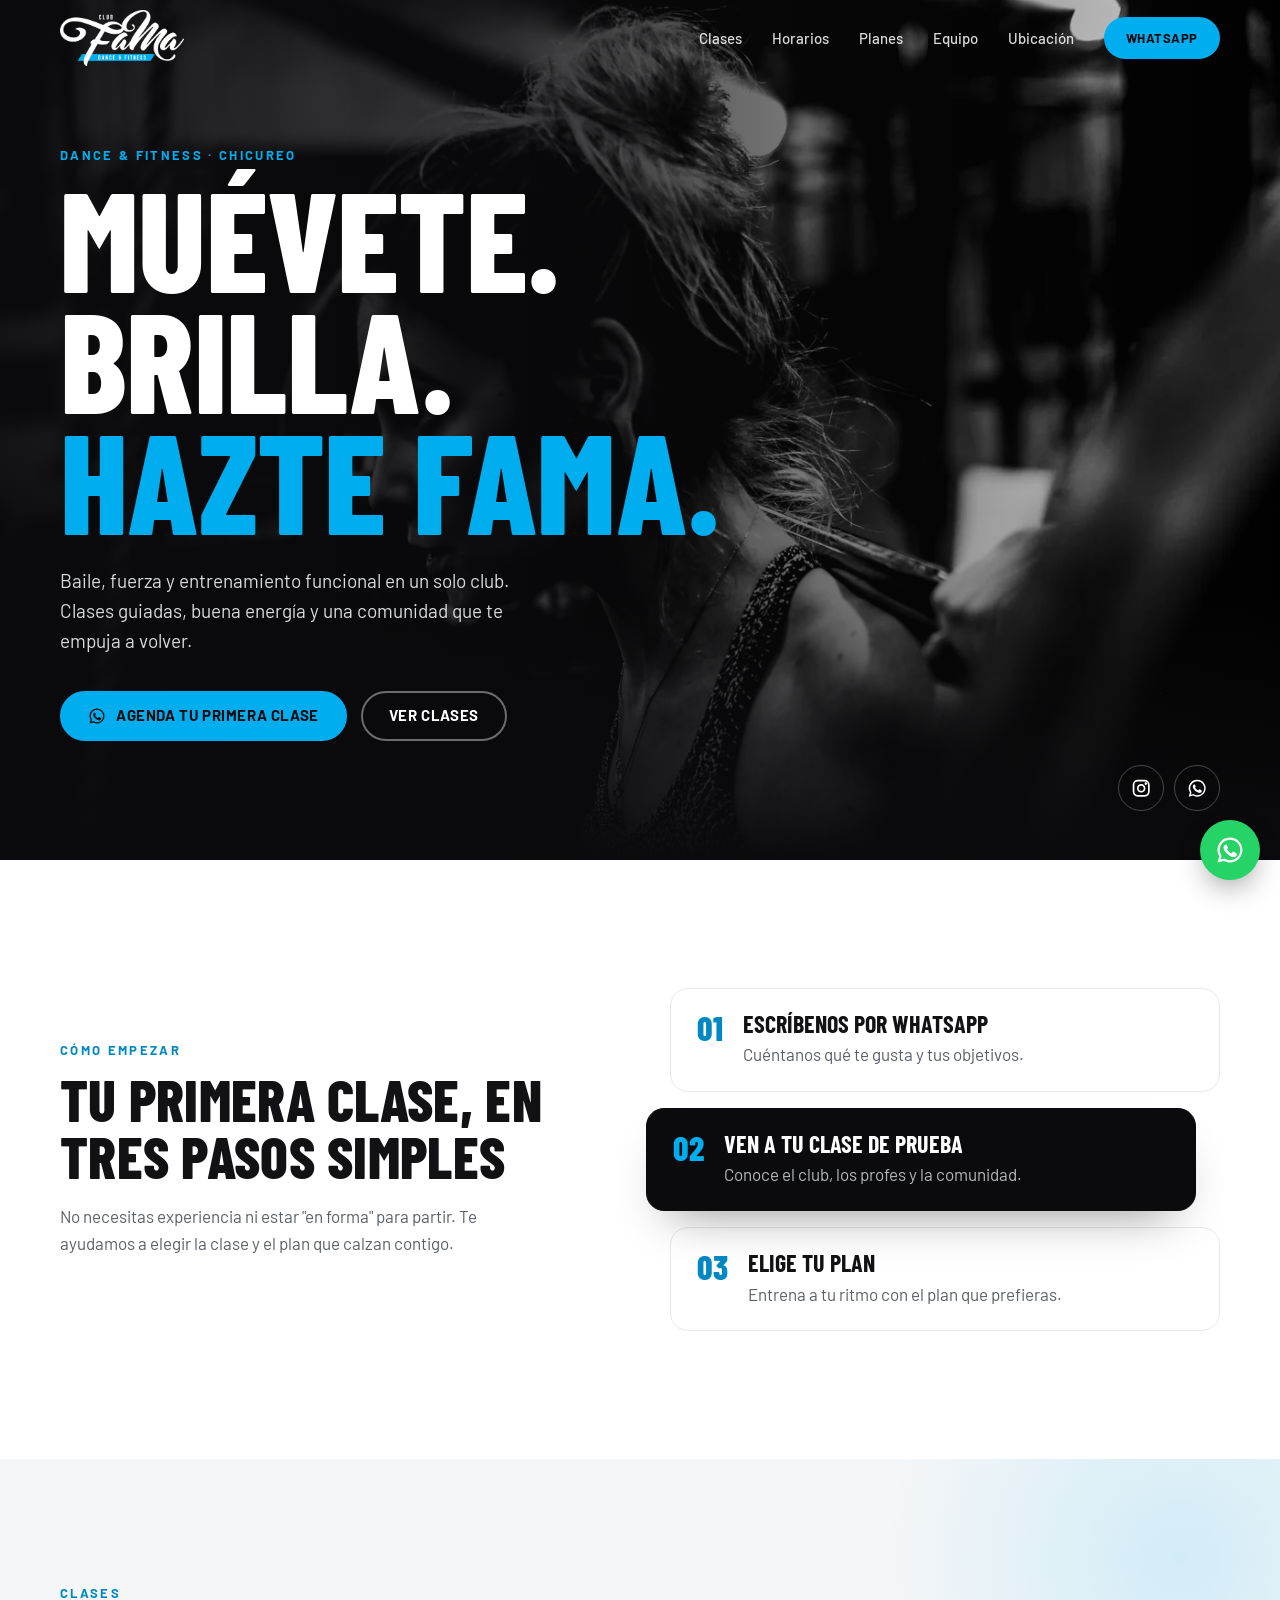
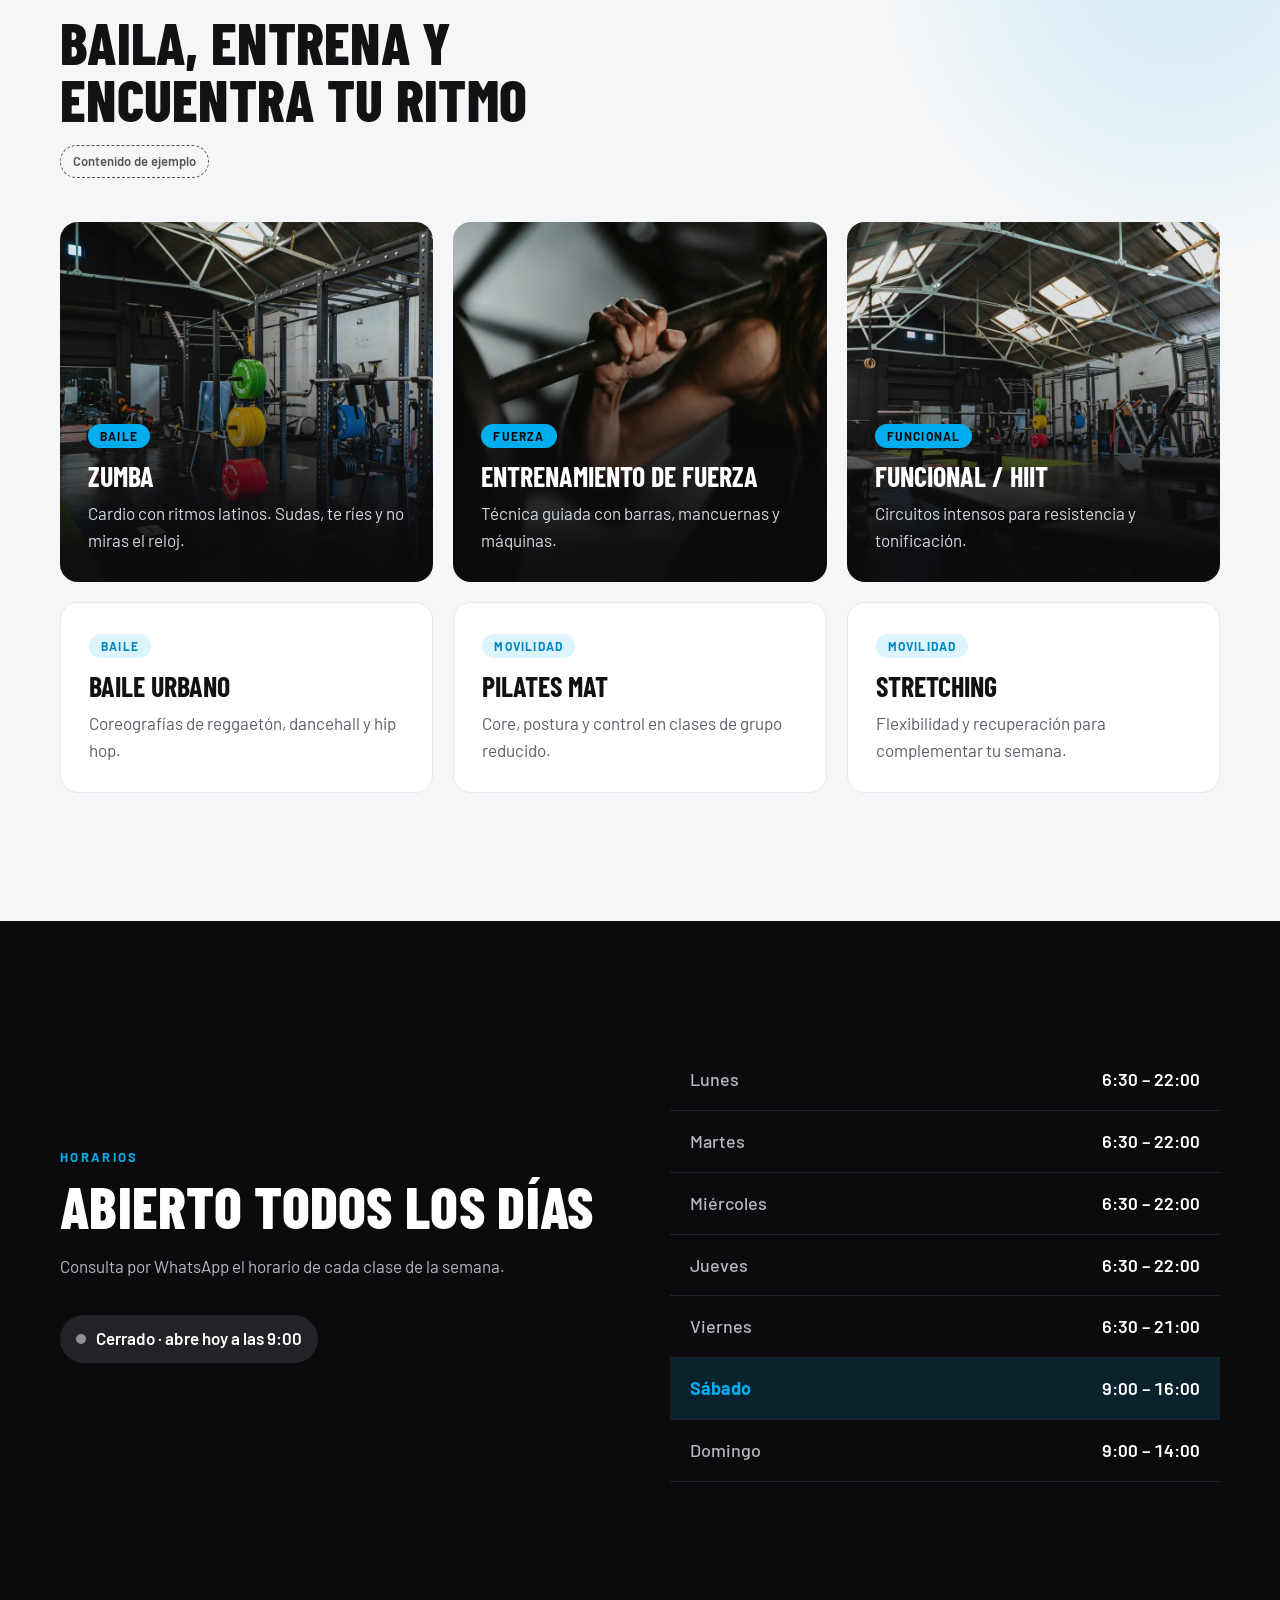
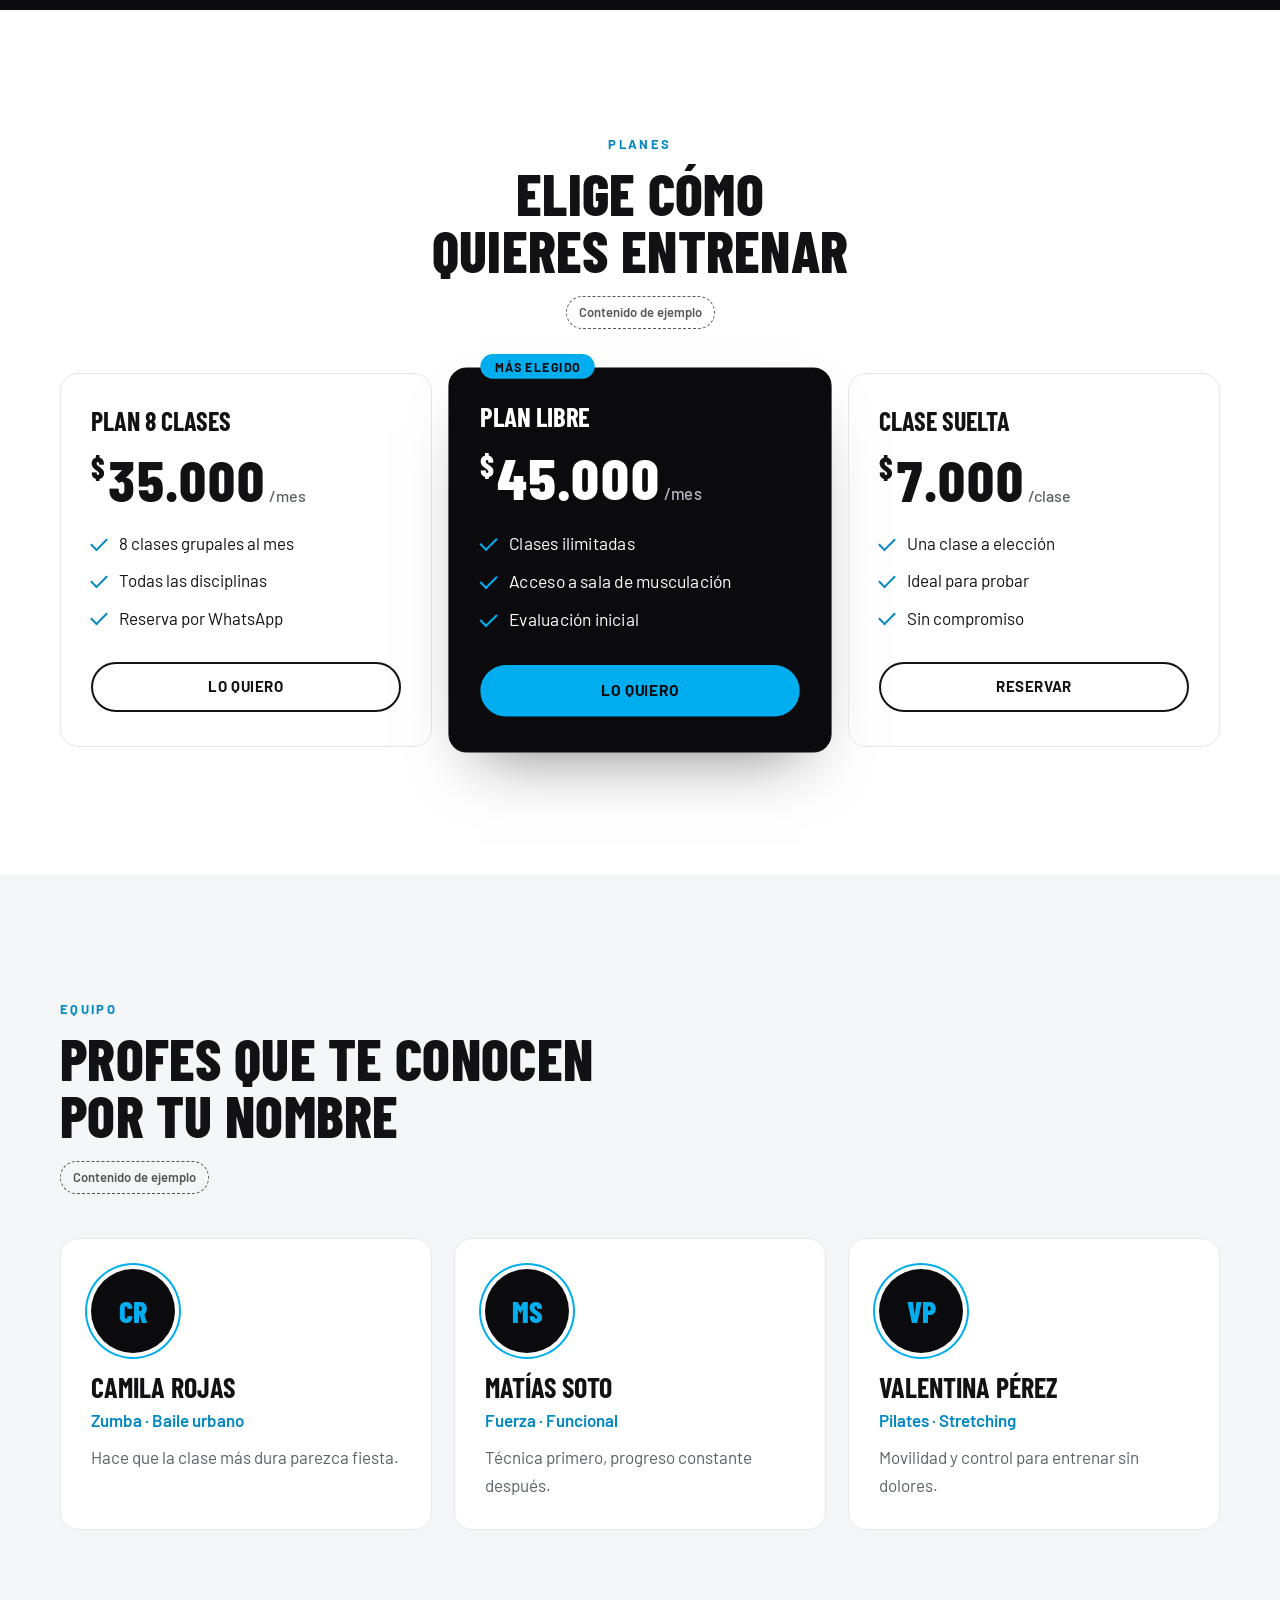
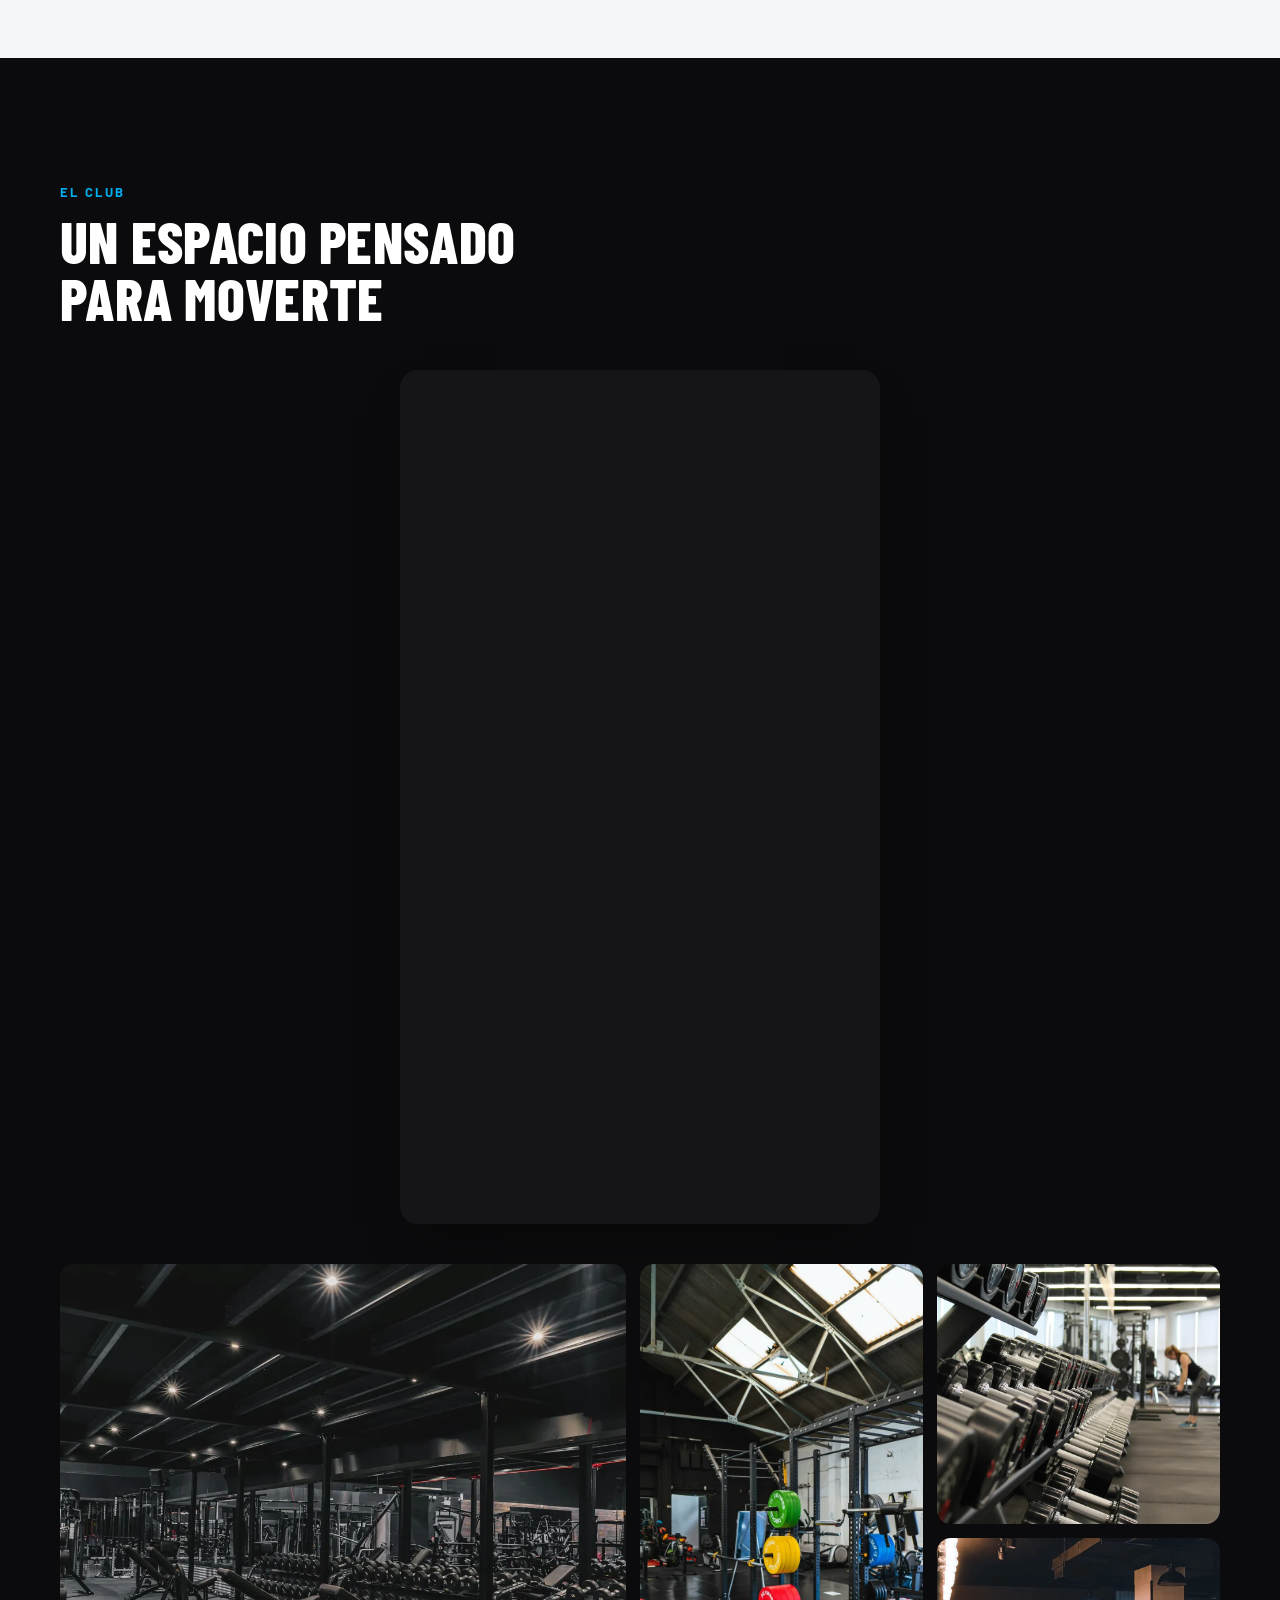
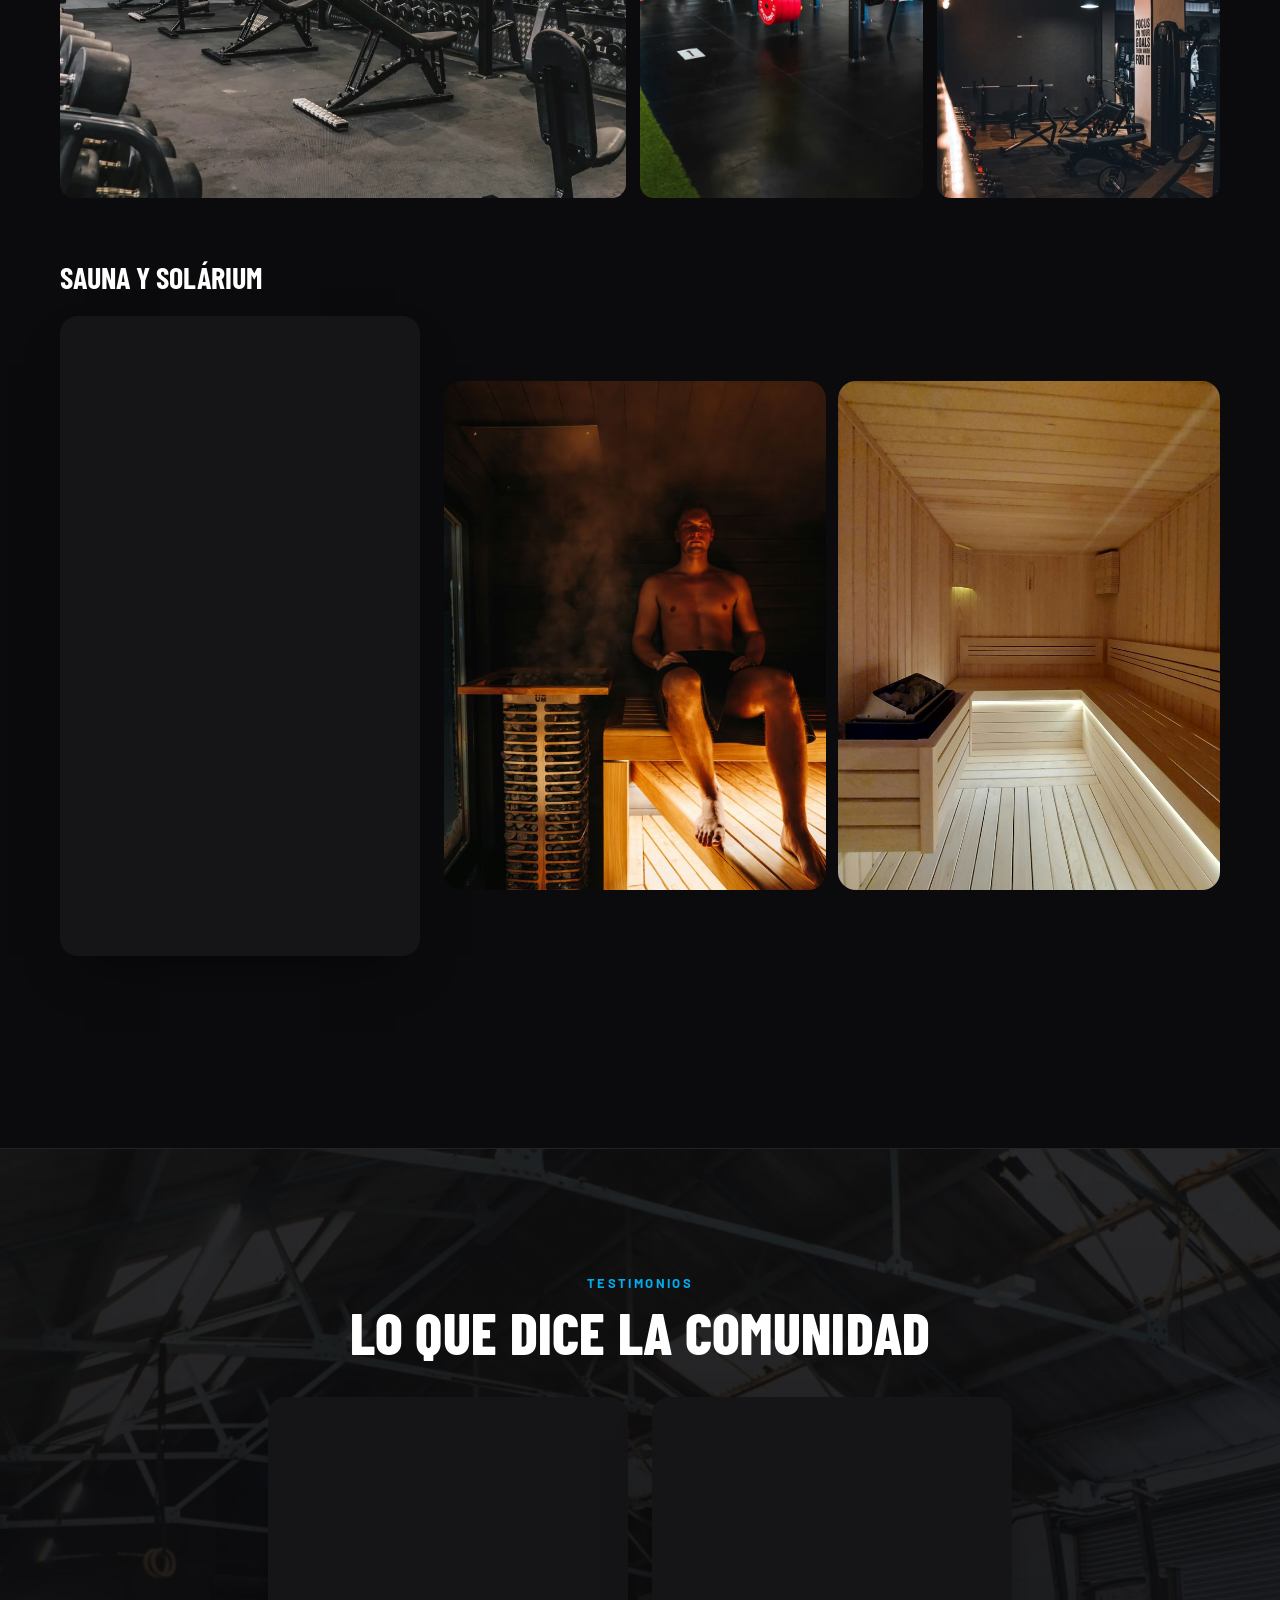
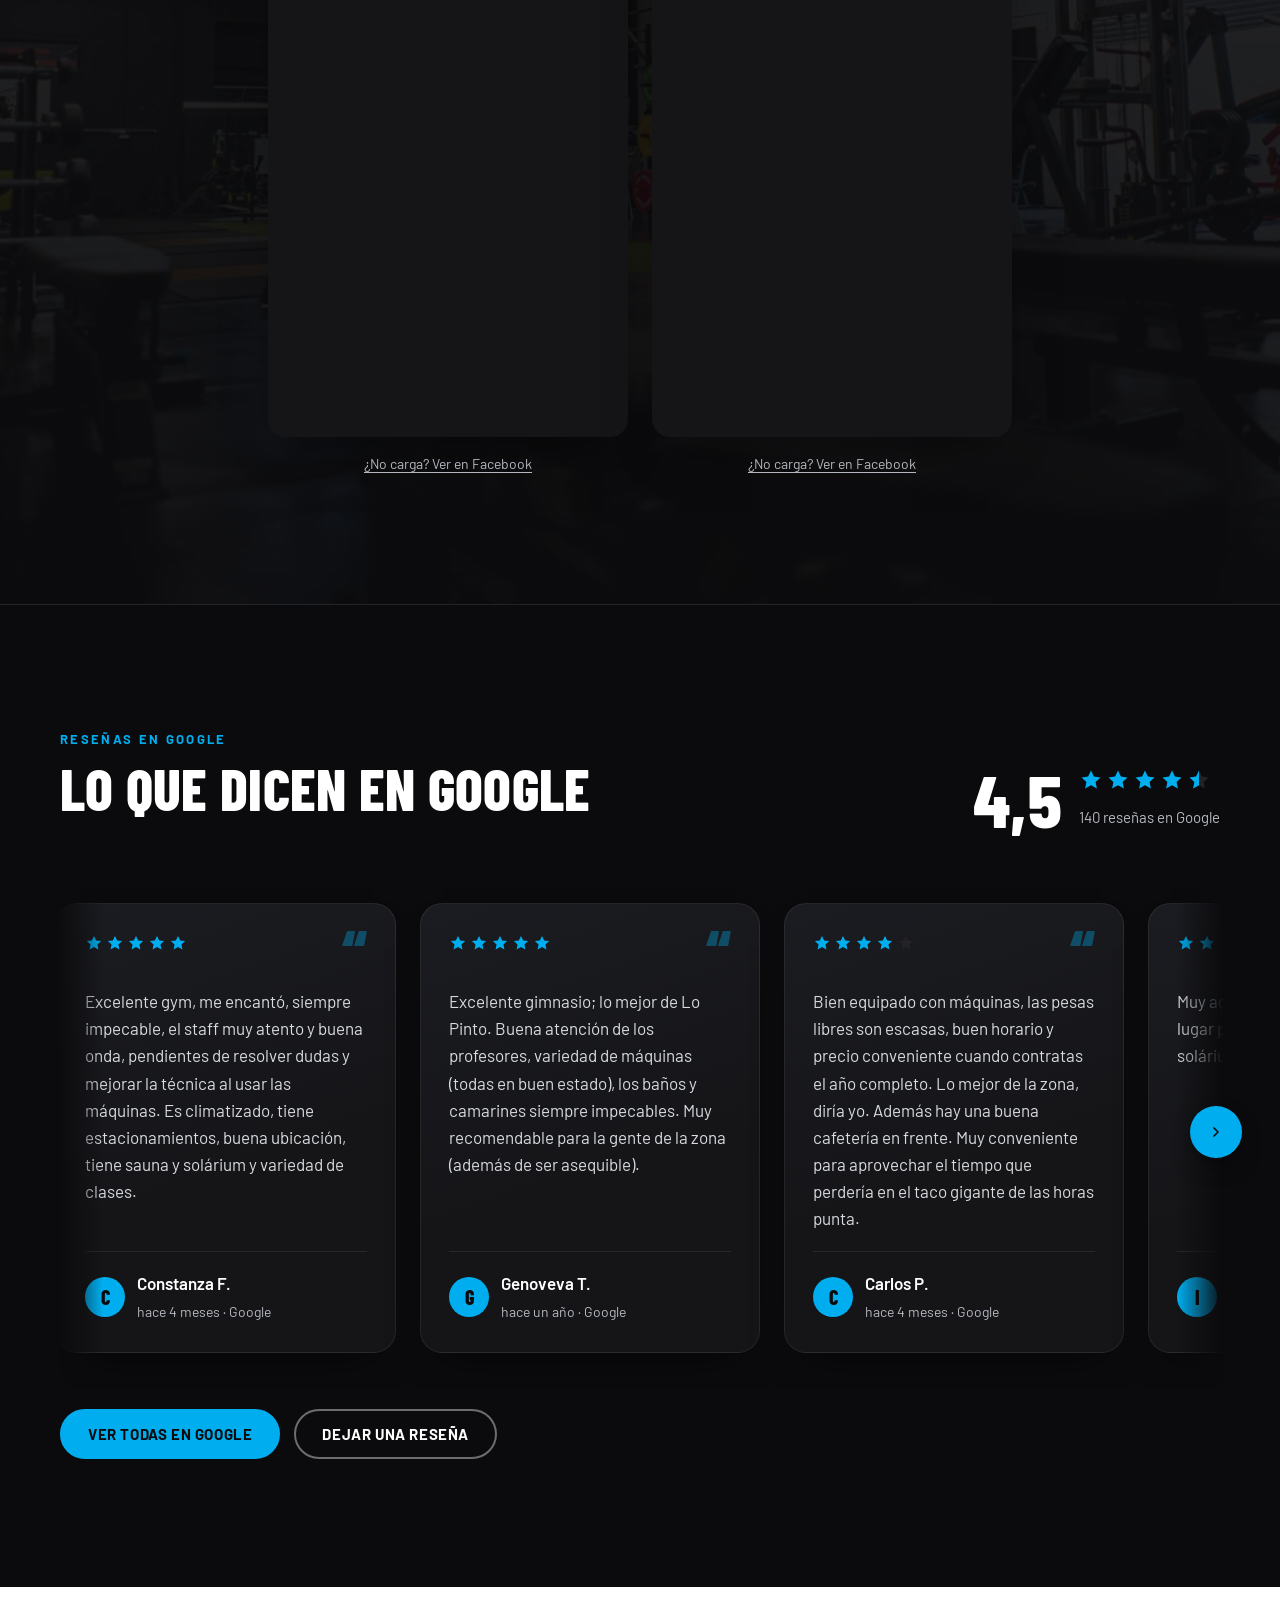
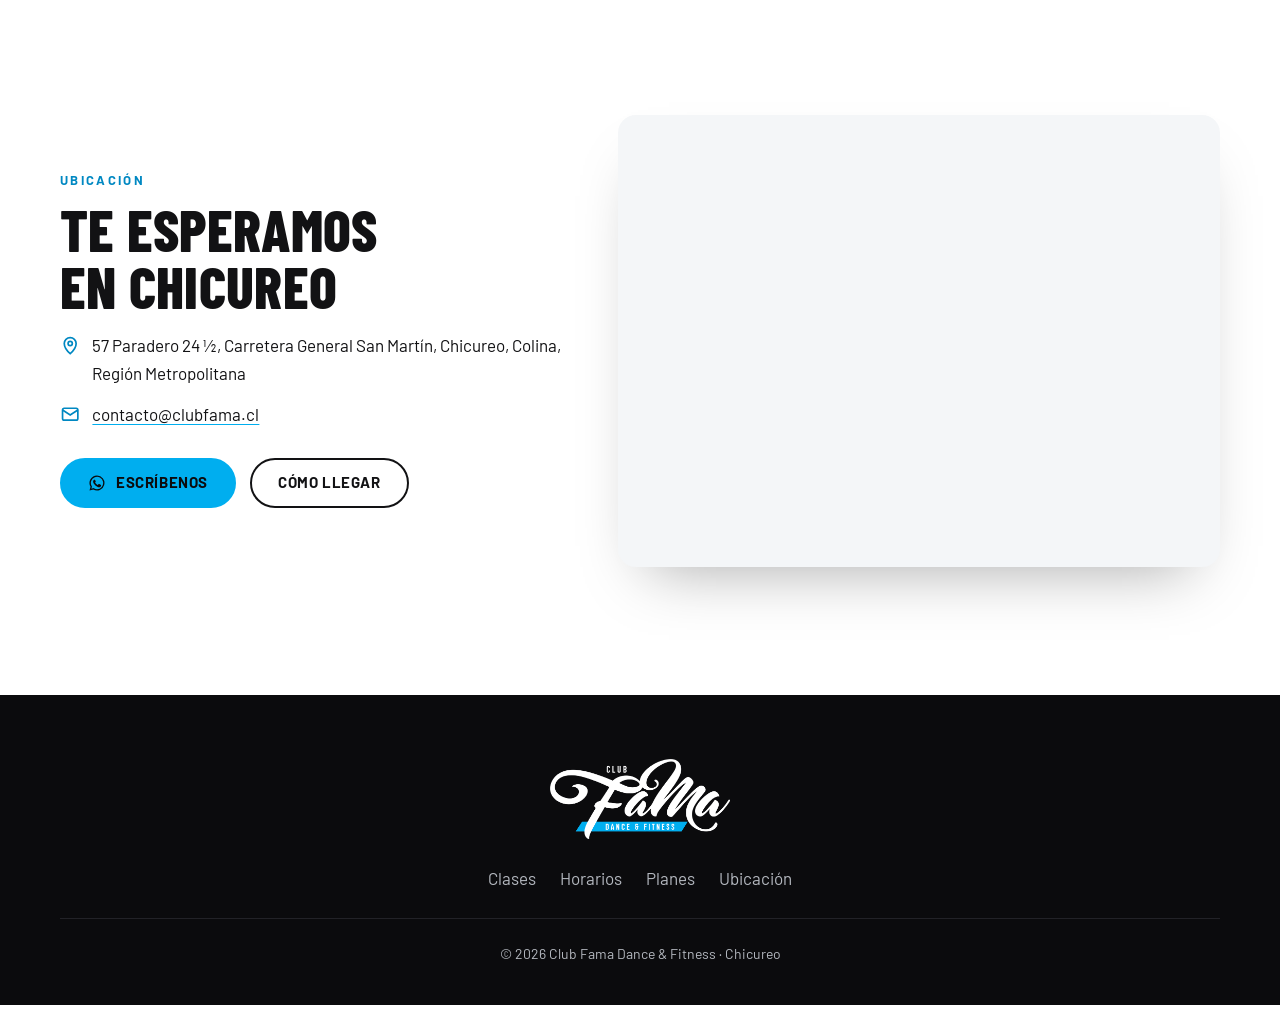
<file: index.html>
<!doctype html>
<html lang="es-CL">
<head>
  <meta charset="utf-8">
  <meta name="viewport" content="width=device-width, initial-scale=1">
  <title>Club Fama · Dance & Fitness en Chicureo</title>
  <meta name="description" content="Club Fama Dance & Fitness: baile, entrenamiento funcional y fuerza en Chicureo, Colina. Escríbenos por WhatsApp y agenda tu primera clase.">
  <meta name="theme-color" content="#0b0b0d">
  <link rel="preconnect" href="https://fonts.googleapis.com">
  <link rel="preconnect" href="https://fonts.gstatic.com" crossorigin>
  <link href="https://fonts.googleapis.com/css2?family=Barlow+Condensed:wght@600;700;800&family=Barlow:wght@400;500;600&display=swap" rel="stylesheet">
  <link rel="preload" as="image" href="assets/hero.webp">
  <link rel="stylesheet" href="styles.css?v=6">
</head>
<body>
  <a class="skip" href="#main">Saltar al contenido</a>

  <header class="nav" id="top">
    <div class="wrap nav__inner">
      <a href="#top" class="nav__logo" aria-label="Club Fama, inicio">
        <img src="assets/logo-blanco.png" alt="Club Fama Dance & Fitness" width="140" height="62">
      </a>
      <button class="nav__toggle" aria-expanded="false" aria-controls="menu" aria-label="Abrir menú">
        <span></span><span></span>
      </button>
      <nav id="menu" class="nav__menu" aria-label="Principal">
        <a href="#clases">Clases</a>
        <a href="#horarios">Horarios</a>
        <a href="#planes">Planes</a>
        <a href="#equipo">Equipo</a>
        <a href="#ubicacion">Ubicación</a>
        <a class="btn btn--sm js-wa" href="#" data-msg="Hola Club Fama! Quiero información.">WhatsApp</a>
      </nav>
    </div>
  </header>

  <main id="main">
    <!-- HERO -->
    <section class="hero">
      <img class="hero__bg" src="assets/hero.webp" alt="" width="1400" height="2100">
      <div class="hero__shade" aria-hidden="true"></div>
      <div class="wrap hero__inner">
        <p class="eyebrow">Dance &amp; Fitness · Chicureo</p>
        <h1 class="hero__title">Muévete.<br>Brilla.<br><span>Hazte Fama.</span></h1>
        <p class="hero__lead">Baile, fuerza y entrenamiento funcional en un solo club. Clases guiadas, buena energía y una comunidad que te empuja a volver.</p>
        <div class="hero__actions">
          <a class="btn js-wa" href="#" data-msg="Hola! Quiero agendar mi primera clase en Club Fama.">
            <svg aria-hidden="true" viewBox="0 0 24 24"><use href="#i-wa"/></svg>
            Agenda tu primera clase
          </a>
          <a class="btn btn--ghost" href="#clases">Ver clases</a>
        </div>
      </div>
      <ul class="hero__social wrap" aria-label="Redes sociales">
        <li><a class="js-ig" href="#" aria-label="Instagram"><svg viewBox="0 0 24 24" aria-hidden="true"><use href="#i-ig"/></svg></a></li>
        <li><a class="js-wa" href="#" data-msg="Hola Club Fama!" aria-label="WhatsApp"><svg viewBox="0 0 24 24" aria-hidden="true"><use href="#i-wa"/></svg></a></li>
      </ul>
    </section>

    <!-- CÓMO EMPEZAR -->
    <section class="section steps">
      <div class="wrap steps__grid">
        <div>
          <p class="eyebrow eyebrow--dark">Cómo empezar</p>
          <h2 class="h2">Tu primera clase, en tres pasos simples</h2>
          <p class="muted">No necesitas experiencia ni estar "en forma" para partir. Te ayudamos a elegir la clase y el plan que calzan contigo.</p>
        </div>
        <ol class="steps__list">
          <li class="step">
            <span class="step__n">01</span>
            <div><h3>Escríbenos por WhatsApp</h3><p>Cuéntanos qué te gusta y tus objetivos.</p></div>
          </li>
          <li class="step step--hi">
            <span class="step__n">02</span>
            <div><h3>Ven a tu clase de prueba</h3><p>Conoce el club, los profes y la comunidad.</p></div>
          </li>
          <li class="step">
            <span class="step__n">03</span>
            <div><h3>Elige tu plan</h3><p>Entrena a tu ritmo con el plan que prefieras.</p></div>
          </li>
        </ol>
      </div>
    </section>

    <!-- CLASES — EDITAR: reemplazar por las disciplinas reales -->
    <section class="section clases" id="clases">
      <div class="wrap">
        <div class="head">
          <p class="eyebrow eyebrow--dark">Clases</p>
          <h2 class="h2">Baila, entrena y encuentra tu ritmo</h2>
          <p class="sample">Contenido de ejemplo</p>
        </div>
        <div class="cards">
          <article class="card card--img" style="--img:url(assets/espacio-2.webp)">
            <span class="tag">Baile</span><h3>Zumba</h3><p>Cardio con ritmos latinos. Sudas, te ríes y no miras el reloj.</p>
          </article>
          <article class="card card--img" style="--img:url(assets/fuerza.webp)">
            <span class="tag">Fuerza</span><h3>Entrenamiento de fuerza</h3><p>Técnica guiada con barras, mancuernas y máquinas.</p>
          </article>
          <article class="card card--img" style="--img:url(assets/espacio-1.webp)">
            <span class="tag">Funcional</span><h3>Funcional / HIIT</h3><p>Circuitos intensos para resistencia y tonificación.</p>
          </article>
          <article class="card"><span class="tag">Baile</span><h3>Baile urbano</h3><p>Coreografías de reggaetón, dancehall y hip hop.</p></article>
          <article class="card"><span class="tag">Movilidad</span><h3>Pilates mat</h3><p>Core, postura y control en clases de grupo reducido.</p></article>
          <article class="card"><span class="tag">Movilidad</span><h3>Stretching</h3><p>Flexibilidad y recuperación para complementar tu semana.</p></article>
        </div>
      </div>
    </section>

    <!-- HORARIOS -->
    <section class="section horarios" id="horarios">
      <div class="wrap horarios__grid">
        <div>
          <p class="eyebrow">Horarios</p>
          <h2 class="h2 h2--light">Abierto todos los días</h2>
          <p class="muted muted--light">Consulta por WhatsApp el horario de cada clase de la semana.</p>
          <p class="today" id="today" aria-live="polite"></p>
        </div>
        <table class="hours" aria-label="Horario de atención">
          <tbody>
            <tr data-day="1"><th scope="row">Lunes</th><td>6:30 – 22:00</td></tr>
            <tr data-day="2"><th scope="row">Martes</th><td>6:30 – 22:00</td></tr>
            <tr data-day="3"><th scope="row">Miércoles</th><td>6:30 – 22:00</td></tr>
            <tr data-day="4"><th scope="row">Jueves</th><td>6:30 – 22:00</td></tr>
            <tr data-day="5"><th scope="row">Viernes</th><td>6:30 – 21:00</td></tr>
            <tr data-day="6"><th scope="row">Sábado</th><td>9:00 – 16:00</td></tr>
            <tr data-day="0"><th scope="row">Domingo</th><td>9:00 – 14:00</td></tr>
          </tbody>
        </table>
      </div>
    </section>

    <!-- PLANES — EDITAR: nombres, precios y beneficios reales -->
    <section class="section planes" id="planes">
      <div class="wrap">
        <div class="head head--center">
          <p class="eyebrow eyebrow--dark">Planes</p>
          <h2 class="h2">Elige cómo quieres entrenar</h2>
          <p class="sample">Contenido de ejemplo</p>
        </div>
        <div class="plans">
          <article class="plan">
            <h3>Plan 8 clases</h3>
            <p class="plan__price"><span>$</span>35.000<small>/mes</small></p>
            <ul><li>8 clases grupales al mes</li><li>Todas las disciplinas</li><li>Reserva por WhatsApp</li></ul>
            <a class="btn btn--outline js-wa" href="#" data-msg="Hola! Me interesa el Plan 8 clases.">Lo quiero</a>
          </article>
          <article class="plan plan--hi">
            <span class="plan__badge">Más elegido</span>
            <h3>Plan libre</h3>
            <p class="plan__price"><span>$</span>45.000<small>/mes</small></p>
            <ul><li>Clases ilimitadas</li><li>Acceso a sala de musculación</li><li>Evaluación inicial</li></ul>
            <a class="btn js-wa" href="#" data-msg="Hola! Me interesa el Plan libre.">Lo quiero</a>
          </article>
          <article class="plan">
            <h3>Clase suelta</h3>
            <p class="plan__price"><span>$</span>7.000<small>/clase</small></p>
            <ul><li>Una clase a elección</li><li>Ideal para probar</li><li>Sin compromiso</li></ul>
            <a class="btn btn--outline js-wa" href="#" data-msg="Hola! Quiero reservar una clase suelta.">Reservar</a>
          </article>
        </div>
      </div>
    </section>

    <!-- EQUIPO — EDITAR: nombres, especialidades y fotos reales -->
    <section class="section equipo" id="equipo">
      <div class="wrap">
        <div class="head">
          <p class="eyebrow eyebrow--dark">Equipo</p>
          <h2 class="h2">Profes que te conocen por tu nombre</h2>
          <p class="sample">Contenido de ejemplo</p>
        </div>
        <div class="team">
          <article class="coach"><div class="coach__ph" aria-hidden="true">CR</div><h3>Camila Rojas</h3><p class="coach__role">Zumba · Baile urbano</p><p>Hace que la clase más dura parezca fiesta.</p></article>
          <article class="coach"><div class="coach__ph" aria-hidden="true">MS</div><h3>Matías Soto</h3><p class="coach__role">Fuerza · Funcional</p><p>Técnica primero, progreso constante después.</p></article>
          <article class="coach"><div class="coach__ph" aria-hidden="true">VP</div><h3>Valentina Pérez</h3><p class="coach__role">Pilates · Stretching</p><p>Movilidad y control para entrenar sin dolores.</p></article>
        </div>
      </div>
    </section>

    <!-- INSTALACIONES -->
    <section class="section espacio" id="instalaciones" aria-labelledby="esp-t">
      <div class="wrap">
        <div class="head"><p class="eyebrow">El club</p><h2 class="h2 h2--light" id="esp-t">Un espacio pensado para moverte</h2></div>
        <div class="fb-video-wrap fb-video-wrap--lg">
            <iframe
              src="https://www.facebook.com/plugins/video.php?height=476&href=https%3A%2F%2Fwww.facebook.com%2Freel%2F939748785078950%2F&show_text=false&width=267&t=0"
              width="100%" height="100%" style="border:none;overflow:hidden" scrolling="no"
              frameborder="0" allowfullscreen="true"
              allow="autoplay; clipboard-write; encrypted-media; picture-in-picture; web-share"
              loading="lazy" title="Recorrido por las instalaciones de Club Fama"></iframe>
        </div>
        <div class="gallery">
          <img src="assets/nosotros.webp" alt="Sala principal con máquinas y bancos" loading="lazy" width="1400" height="934">
          <img src="assets/espacio-2.webp" alt="Zona de peso libre con discos de colores" loading="lazy" width="900" height="1350">
          <img src="assets/espacio-3.webp" alt="Mancuernas ordenadas junto a los ventanales" loading="lazy" width="1200" height="800">
          <img src="assets/espacio-4.webp" alt="Sala de entrenamiento con luz cálida" loading="lazy" width="900" height="1352">
        </div>
        <div class="sauna">
          <h3 class="sauna__title">Sauna y solárium</h3>
          <div class="sauna__grid">
            <div class="fb-video-wrap">
            <iframe
              src="https://www.facebook.com/plugins/video.php?height=476&href=https%3A%2F%2Fwww.facebook.com%2Freel%2F959582543319146%2F&show_text=false&width=267&t=0"
              width="100%" height="100%" style="border:none;overflow:hidden" scrolling="no"
              frameborder="0" allowfullscreen="true"
              allow="autoplay; clipboard-write; encrypted-media; picture-in-picture; web-share"
              loading="lazy" title="Video del sauna de Club Fama"></iframe>
            </div>
            <div class="sauna__gallery">
              <img src="assets/sauna1.jpg" alt="Sauna del gimnasio" loading="lazy">
              <img src="assets/sauna2.jpg" alt="Interior del sauna" loading="lazy">
            </div>
          </div>
        </div>
      </div>
    </section>

    <!-- TESTIMONIOS -->
    <section class="section testi" aria-labelledby="testi-t">
      <div class="wrap testi__inner">
        <p class="eyebrow">Testimonios</p>
        <h2 class="h2 h2--light" id="testi-t">Lo que dice la comunidad</h2>
        <div class="testi__videos">
          <figure class="testi__item">
            <div class="fb-video-wrap">
              <iframe
                src="https://www.facebook.com/plugins/video.php?height=476&href=https%3A%2F%2Fwww.facebook.com%2Freel%2F1319570286751366%2F&show_text=false&width=267&t=0"
                width="100%" height="100%" style="border:none;overflow:hidden" scrolling="no"
                frameborder="0" allowfullscreen="true"
                allow="autoplay; clipboard-write; encrypted-media; picture-in-picture; web-share"
                loading="lazy" title="Testimonio en video de un alumno de Club Fama"></iframe>
            </div>
            <figcaption><a class="fb-link" href="https://www.facebook.com/reel/1319570286751366/" target="_blank" rel="noopener">¿No carga? Ver en Facebook</a></figcaption>
          </figure>
          <figure class="testi__item">
            <div class="fb-video-wrap">
              <iframe
                src="https://www.facebook.com/plugins/video.php?height=476&href=https%3A%2F%2Fwww.facebook.com%2Freel%2F1028440503226417%2F&show_text=false&width=267&t=0"
                width="100%" height="100%" style="border:none;overflow:hidden" scrolling="no"
                frameborder="0" allowfullscreen="true"
                allow="autoplay; clipboard-write; encrypted-media; picture-in-picture; web-share"
                loading="lazy" title="Testimonio en video de una alumna de Club Fama"></iframe>
            </div>
            <figcaption><a class="fb-link" href="https://www.facebook.com/reel/1028440503226417/" target="_blank" rel="noopener">¿No carga? Ver en Facebook</a></figcaption>
          </figure>
        </div>
      </div>
    </section>

    <!-- RESEÑAS DE GOOGLE -->
    <section class="section reviews" id="resenas" aria-labelledby="rev-t">
      <div class="wrap">
        <div class="reviews__head">
          <div>
            <p class="eyebrow">Reseñas en Google</p>
            <h2 class="h2 h2--light" id="rev-t">Lo que dicen en Google</h2>
          </div>
          <div class="reviews__score">
            <span class="reviews__num">4,5</span>
            <div>
              <div class="review__stars review__stars--lg" role="img" aria-label="4,5 de 5 estrellas"><span class="on"><svg viewBox="0 0 24 24" aria-hidden="true"><path d="M12 2.5l2.9 6.1 6.6.8-4.9 4.6 1.3 6.6L12 17.3l-5.9 3.3 1.3-6.6-4.9-4.6 6.6-.8z"/></svg></span><span class="on"><svg viewBox="0 0 24 24" aria-hidden="true"><path d="M12 2.5l2.9 6.1 6.6.8-4.9 4.6 1.3 6.6L12 17.3l-5.9 3.3 1.3-6.6-4.9-4.6 6.6-.8z"/></svg></span><span class="on"><svg viewBox="0 0 24 24" aria-hidden="true"><path d="M12 2.5l2.9 6.1 6.6.8-4.9 4.6 1.3 6.6L12 17.3l-5.9 3.3 1.3-6.6-4.9-4.6 6.6-.8z"/></svg></span><span class="on"><svg viewBox="0 0 24 24" aria-hidden="true"><path d="M12 2.5l2.9 6.1 6.6.8-4.9 4.6 1.3 6.6L12 17.3l-5.9 3.3 1.3-6.6-4.9-4.6 6.6-.8z"/></svg></span><span class="half"><svg viewBox="0 0 24 24" aria-hidden="true"><path d="M12 2.5l2.9 6.1 6.6.8-4.9 4.6 1.3 6.6L12 17.3l-5.9 3.3 1.3-6.6-4.9-4.6 6.6-.8z"/></svg><svg class="fill" viewBox="0 0 24 24" aria-hidden="true"><path d="M12 2.5l2.9 6.1 6.6.8-4.9 4.6 1.3 6.6L12 17.3l-5.9 3.3 1.3-6.6-4.9-4.6 6.6-.8z"/></svg></span></div>
              <p>140 reseñas en Google</p>
            </div>
          </div>
        </div>
        <div class="reviews__carousel">
          <button class="slider__btn reviews__nav" data-dir="-1" aria-label="Reseña anterior"><svg viewBox="0 0 24 24" aria-hidden="true"><path d="M15 18l-6-6 6-6"/></svg></button>
        <div class="reviews__grid" tabindex="0" aria-label="Reseñas de Google, desliza para ver más">
          <article class="review">
            <div class="review__top"><div class="review__stars" role="img" aria-label="5 de 5 estrellas"><span class="on"><svg viewBox="0 0 24 24" aria-hidden="true"><path d="M12 2.5l2.9 6.1 6.6.8-4.9 4.6 1.3 6.6L12 17.3l-5.9 3.3 1.3-6.6-4.9-4.6 6.6-.8z"/></svg></span><span class="on"><svg viewBox="0 0 24 24" aria-hidden="true"><path d="M12 2.5l2.9 6.1 6.6.8-4.9 4.6 1.3 6.6L12 17.3l-5.9 3.3 1.3-6.6-4.9-4.6 6.6-.8z"/></svg></span><span class="on"><svg viewBox="0 0 24 24" aria-hidden="true"><path d="M12 2.5l2.9 6.1 6.6.8-4.9 4.6 1.3 6.6L12 17.3l-5.9 3.3 1.3-6.6-4.9-4.6 6.6-.8z"/></svg></span><span class="on"><svg viewBox="0 0 24 24" aria-hidden="true"><path d="M12 2.5l2.9 6.1 6.6.8-4.9 4.6 1.3 6.6L12 17.3l-5.9 3.3 1.3-6.6-4.9-4.6 6.6-.8z"/></svg></span><span class="on"><svg viewBox="0 0 24 24" aria-hidden="true"><path d="M12 2.5l2.9 6.1 6.6.8-4.9 4.6 1.3 6.6L12 17.3l-5.9 3.3 1.3-6.6-4.9-4.6 6.6-.8z"/></svg></span></div><span class="review__q" aria-hidden="true">“</span></div>
            <p class="review__text">Excelente gym, me encantó, siempre impecable, el staff muy atento y buena onda, pendientes de resolver dudas y mejorar la técnica al usar las máquinas. Es climatizado, tiene estacionamientos, buena ubicación, tiene sauna y solárium y variedad de clases.</p>
            <footer class="review__who"><span class="review__avatar" aria-hidden="true">C</span><span><strong>Constanza F.</strong><small>hace 4 meses · Google</small></span></footer>
          </article>
          <article class="review">
            <div class="review__top"><div class="review__stars" role="img" aria-label="5 de 5 estrellas"><span class="on"><svg viewBox="0 0 24 24" aria-hidden="true"><path d="M12 2.5l2.9 6.1 6.6.8-4.9 4.6 1.3 6.6L12 17.3l-5.9 3.3 1.3-6.6-4.9-4.6 6.6-.8z"/></svg></span><span class="on"><svg viewBox="0 0 24 24" aria-hidden="true"><path d="M12 2.5l2.9 6.1 6.6.8-4.9 4.6 1.3 6.6L12 17.3l-5.9 3.3 1.3-6.6-4.9-4.6 6.6-.8z"/></svg></span><span class="on"><svg viewBox="0 0 24 24" aria-hidden="true"><path d="M12 2.5l2.9 6.1 6.6.8-4.9 4.6 1.3 6.6L12 17.3l-5.9 3.3 1.3-6.6-4.9-4.6 6.6-.8z"/></svg></span><span class="on"><svg viewBox="0 0 24 24" aria-hidden="true"><path d="M12 2.5l2.9 6.1 6.6.8-4.9 4.6 1.3 6.6L12 17.3l-5.9 3.3 1.3-6.6-4.9-4.6 6.6-.8z"/></svg></span><span class="on"><svg viewBox="0 0 24 24" aria-hidden="true"><path d="M12 2.5l2.9 6.1 6.6.8-4.9 4.6 1.3 6.6L12 17.3l-5.9 3.3 1.3-6.6-4.9-4.6 6.6-.8z"/></svg></span></div><span class="review__q" aria-hidden="true">“</span></div>
            <p class="review__text">Excelente gimnasio; lo mejor de Lo Pinto. Buena atención de los profesores, variedad de máquinas (todas en buen estado), los baños y camarines siempre impecables. Muy recomendable para la gente de la zona (además de ser asequible).</p>
            <footer class="review__who"><span class="review__avatar" aria-hidden="true">G</span><span><strong>Genoveva T.</strong><small>hace un año · Google</small></span></footer>
          </article>
          <article class="review">
            <div class="review__top"><div class="review__stars" role="img" aria-label="4 de 5 estrellas"><span class="on"><svg viewBox="0 0 24 24" aria-hidden="true"><path d="M12 2.5l2.9 6.1 6.6.8-4.9 4.6 1.3 6.6L12 17.3l-5.9 3.3 1.3-6.6-4.9-4.6 6.6-.8z"/></svg></span><span class="on"><svg viewBox="0 0 24 24" aria-hidden="true"><path d="M12 2.5l2.9 6.1 6.6.8-4.9 4.6 1.3 6.6L12 17.3l-5.9 3.3 1.3-6.6-4.9-4.6 6.6-.8z"/></svg></span><span class="on"><svg viewBox="0 0 24 24" aria-hidden="true"><path d="M12 2.5l2.9 6.1 6.6.8-4.9 4.6 1.3 6.6L12 17.3l-5.9 3.3 1.3-6.6-4.9-4.6 6.6-.8z"/></svg></span><span class="on"><svg viewBox="0 0 24 24" aria-hidden="true"><path d="M12 2.5l2.9 6.1 6.6.8-4.9 4.6 1.3 6.6L12 17.3l-5.9 3.3 1.3-6.6-4.9-4.6 6.6-.8z"/></svg></span><span class="off"><svg viewBox="0 0 24 24" aria-hidden="true"><path d="M12 2.5l2.9 6.1 6.6.8-4.9 4.6 1.3 6.6L12 17.3l-5.9 3.3 1.3-6.6-4.9-4.6 6.6-.8z"/></svg></span></div><span class="review__q" aria-hidden="true">“</span></div>
            <p class="review__text">Bien equipado con máquinas, las pesas libres son escasas, buen horario y precio conveniente cuando contratas el año completo. Lo mejor de la zona, diría yo. Además hay una buena cafetería en frente. Muy conveniente para aprovechar el tiempo que perdería en el taco gigante de las horas punta.</p>
            <footer class="review__who"><span class="review__avatar" aria-hidden="true">C</span><span><strong>Carlos P.</strong><small>hace 4 meses · Google</small></span></footer>
          </article>
          <article class="review">
            <div class="review__top"><div class="review__stars" role="img" aria-label="5 de 5 estrellas"><span class="on"><svg viewBox="0 0 24 24" aria-hidden="true"><path d="M12 2.5l2.9 6.1 6.6.8-4.9 4.6 1.3 6.6L12 17.3l-5.9 3.3 1.3-6.6-4.9-4.6 6.6-.8z"/></svg></span><span class="on"><svg viewBox="0 0 24 24" aria-hidden="true"><path d="M12 2.5l2.9 6.1 6.6.8-4.9 4.6 1.3 6.6L12 17.3l-5.9 3.3 1.3-6.6-4.9-4.6 6.6-.8z"/></svg></span><span class="on"><svg viewBox="0 0 24 24" aria-hidden="true"><path d="M12 2.5l2.9 6.1 6.6.8-4.9 4.6 1.3 6.6L12 17.3l-5.9 3.3 1.3-6.6-4.9-4.6 6.6-.8z"/></svg></span><span class="on"><svg viewBox="0 0 24 24" aria-hidden="true"><path d="M12 2.5l2.9 6.1 6.6.8-4.9 4.6 1.3 6.6L12 17.3l-5.9 3.3 1.3-6.6-4.9-4.6 6.6-.8z"/></svg></span><span class="on"><svg viewBox="0 0 24 24" aria-hidden="true"><path d="M12 2.5l2.9 6.1 6.6.8-4.9 4.6 1.3 6.6L12 17.3l-5.9 3.3 1.3-6.6-4.9-4.6 6.6-.8z"/></svg></span></div><span class="review__q" aria-hidden="true">“</span></div>
            <p class="review__text">Muy agradable, amplio y limpio. Buen lugar para entrenar, también tienen solárium.</p>
            <footer class="review__who"><span class="review__avatar" aria-hidden="true">I</span><span><strong>Isabel M.</strong><small>hace 2 años · Google</small></span></footer>
          </article>
          <article class="review">
            <div class="review__top"><div class="review__stars" role="img" aria-label="5 de 5 estrellas"><span class="on"><svg viewBox="0 0 24 24" aria-hidden="true"><path d="M12 2.5l2.9 6.1 6.6.8-4.9 4.6 1.3 6.6L12 17.3l-5.9 3.3 1.3-6.6-4.9-4.6 6.6-.8z"/></svg></span><span class="on"><svg viewBox="0 0 24 24" aria-hidden="true"><path d="M12 2.5l2.9 6.1 6.6.8-4.9 4.6 1.3 6.6L12 17.3l-5.9 3.3 1.3-6.6-4.9-4.6 6.6-.8z"/></svg></span><span class="on"><svg viewBox="0 0 24 24" aria-hidden="true"><path d="M12 2.5l2.9 6.1 6.6.8-4.9 4.6 1.3 6.6L12 17.3l-5.9 3.3 1.3-6.6-4.9-4.6 6.6-.8z"/></svg></span><span class="on"><svg viewBox="0 0 24 24" aria-hidden="true"><path d="M12 2.5l2.9 6.1 6.6.8-4.9 4.6 1.3 6.6L12 17.3l-5.9 3.3 1.3-6.6-4.9-4.6 6.6-.8z"/></svg></span><span class="on"><svg viewBox="0 0 24 24" aria-hidden="true"><path d="M12 2.5l2.9 6.1 6.6.8-4.9 4.6 1.3 6.6L12 17.3l-5.9 3.3 1.3-6.6-4.9-4.6 6.6-.8z"/></svg></span></div><span class="review__q" aria-hidden="true">“</span></div>
            <p class="review__text">Un lugar lleno de motivación 💙</p>
            <footer class="review__who"><span class="review__avatar" aria-hidden="true">P</span><span><strong>Patricia Z.</strong><small>hace un mes · Google</small></span></footer>
          </article>
        </div>
          <button class="slider__btn reviews__nav" data-dir="1" aria-label="Reseña siguiente"><svg viewBox="0 0 24 24" aria-hidden="true"><path d="M9 18l6-6-6-6"/></svg></button>
        </div>
        <div class="reviews__actions">
          <a class="btn" href="https://www.google.com/maps/search/?api=1&amp;query=Club+Fama+Chicureo" target="_blank" rel="noopener">Ver todas en Google</a>
          <a class="btn btn--ghost" href="https://www.google.com/maps/search/?api=1&amp;query=Club+Fama+Chicureo" target="_blank" rel="noopener">Dejar una reseña</a>
        </div>
      </div>
    </section>

    <!-- UBICACIÓN -->
    <section class="section ubicacion" id="ubicacion">
      <div class="wrap ubi__grid">
        <div>
          <p class="eyebrow eyebrow--dark">Ubicación</p>
          <h2 class="h2">Te esperamos en Chicureo</h2>
          <address class="contact">
            <p><svg viewBox="0 0 24 24" aria-hidden="true"><use href="#i-pin"/></svg>57 Paradero 24 ½, Carretera General San Martín, Chicureo, Colina, Región Metropolitana</p>
            <p><svg viewBox="0 0 24 24" aria-hidden="true"><use href="#i-mail"/></svg><a href="mailto:contacto@clubfama.cl">contacto@clubfama.cl</a></p>
          </address>
          <div class="hero__actions">
            <a class="btn js-wa" href="#" data-msg="Hola Club Fama! Quiero más información."><svg aria-hidden="true" viewBox="0 0 24 24"><use href="#i-wa"/></svg>Escríbenos</a>
            <a class="btn btn--outline" href="https://www.google.com/maps/search/?api=1&query=Club+Fama+Carretera+General+San+Mart%C3%ADn+Paradero+24+Chicureo+Colina" target="_blank" rel="noopener">Cómo llegar</a>
          </div>
        </div>
        <div class="map">
          <iframe title="Mapa de Club Fama en Chicureo" loading="lazy" referrerpolicy="no-referrer-when-downgrade"
            src="https://www.google.com/maps?q=Carretera+General+San+Mart%C3%ADn+Paradero+24,+Chicureo,+Colina&output=embed"></iframe>
        </div>
      </div>
    </section>
  </main>

  <footer class="footer">
    <div class="wrap footer__inner">
      <img src="assets/logo-blanco.png" alt="Club Fama Dance & Fitness" width="180" height="80" loading="lazy">
      <nav aria-label="Pie de página"><a href="#clases">Clases</a><a href="#horarios">Horarios</a><a href="#planes">Planes</a><a href="#ubicacion">Ubicación</a></nav>
      <p class="footer__copy">© <span id="year"></span> Club Fama Dance &amp; Fitness · Chicureo</p>
    </div>
  </footer>

  <a class="wa-float js-wa" href="#" data-msg="Hola Club Fama!" aria-label="Escríbenos por WhatsApp"><svg viewBox="0 0 24 24" aria-hidden="true"><use href="#i-wa"/></svg></a>

  <svg width="0" height="0" style="position:absolute" aria-hidden="true">
    <symbol id="i-wa" viewBox="0 0 24 24"><path fill="currentColor" d="M12 2a10 10 0 00-8.6 15.1L2 22l5-1.3A10 10 0 1012 2zm0 18.2a8.2 8.2 0 01-4.2-1.2l-.3-.2-3 .8.8-2.9-.2-.3A8.2 8.2 0 1112 20.2zm4.5-6.1c-.2-.1-1.5-.7-1.7-.8-.2-.1-.4-.1-.6.1l-.8 1c-.1.2-.3.2-.5.1a6.7 6.7 0 01-3.3-2.9c-.3-.4.2-.4.7-1.3.1-.2 0-.3 0-.4l-.8-1.8c-.2-.5-.4-.4-.6-.4h-.5a1 1 0 00-.7.3 3 3 0 00-.9 2.2 5.2 5.2 0 001.1 2.7 11.8 11.8 0 004.5 4c1.7.7 2.3.8 3.2.6.5-.1 1.5-.6 1.7-1.2.2-.6.2-1.1.2-1.2-.1-.1-.3-.2-.5-.3z"/></symbol>
    <symbol id="i-ig" viewBox="0 0 24 24"><g fill="none" stroke="currentColor" stroke-width="2"><rect x="3" y="3" width="18" height="18" rx="5"/><circle cx="12" cy="12" r="4"/><circle cx="17.5" cy="6.5" r=".6" fill="currentColor"/></g></symbol>
    <symbol id="i-pin" viewBox="0 0 24 24"><g fill="none" stroke="currentColor" stroke-width="2"><path d="M12 22s7-6.2 7-12a7 7 0 10-14 0c0 5.8 7 12 7 12z"/><circle cx="12" cy="10" r="2.5"/></g></symbol>
    <symbol id="i-mail" viewBox="0 0 24 24"><g fill="none" stroke="currentColor" stroke-width="2"><rect x="3" y="5" width="18" height="14" rx="2"/><path d="M3 7l9 6 9-6"/></g></symbol>
  </svg>

  <script src="script.js?v=6" defer></script>
</body>
</html>
</file>
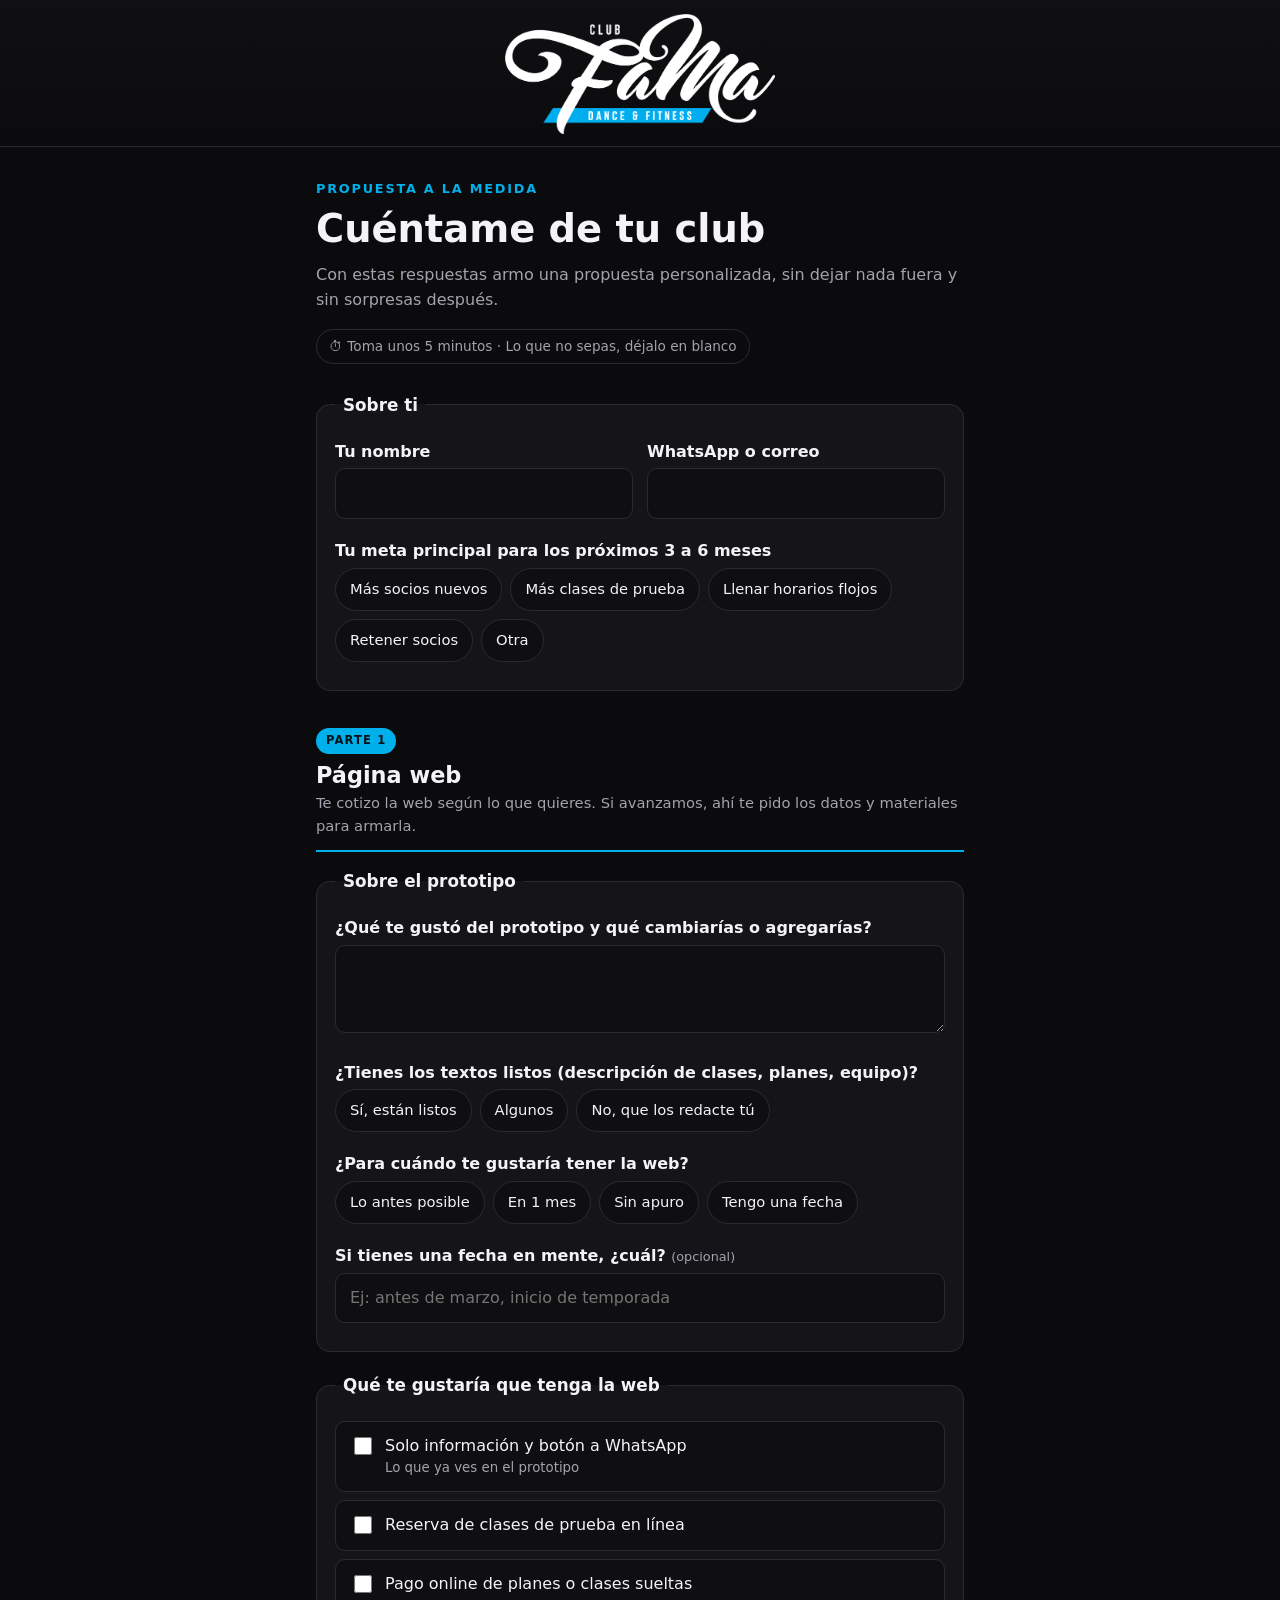
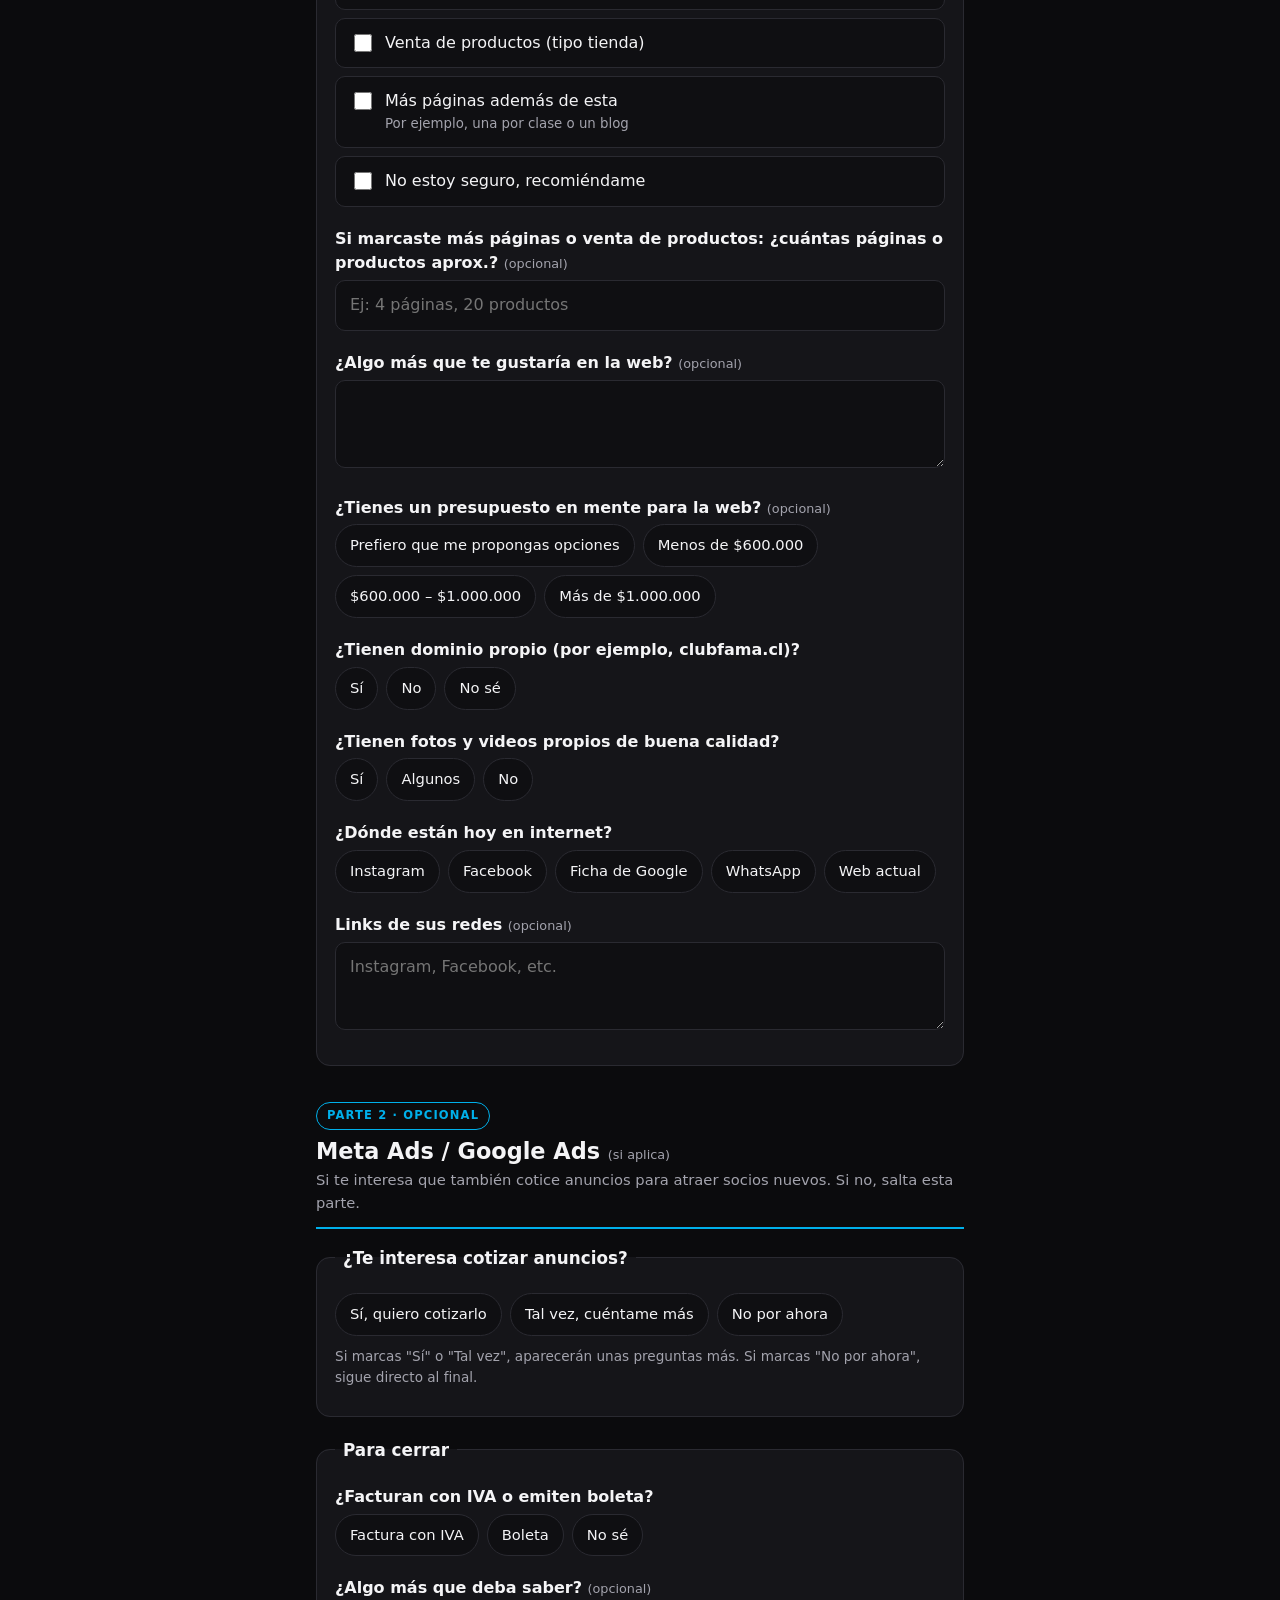
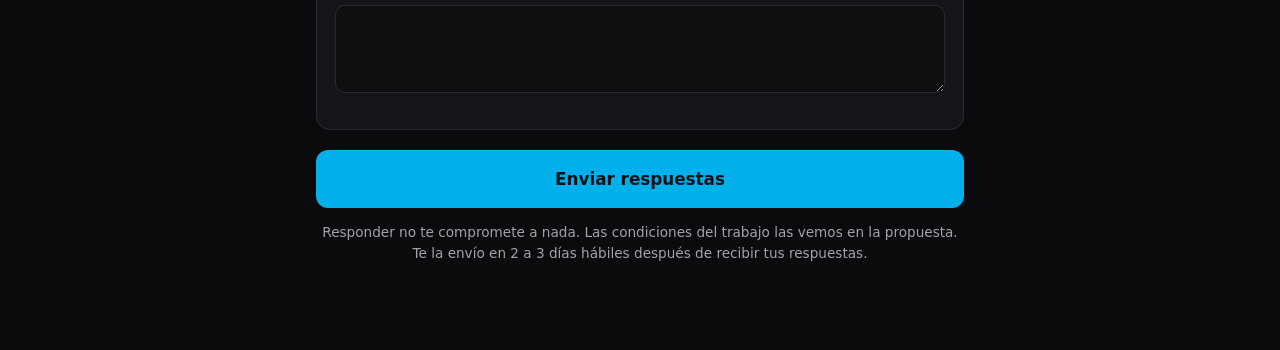
<file: consulta.html>
<!doctype html>
<html lang="es-CL">
<head>
<meta charset="utf-8">
<meta name="viewport" content="width=device-width, initial-scale=1">
<meta name="theme-color" content="#0b0b0d">
<meta name="robots" content="noindex">
<title>Club Fama · Cuéntame de tu club</title>
<style>
  :root{
    --bg:#0b0b0d;
    --card:#151519;
    --line:#2a2a31;
    --text:#f4f4f6;
    --muted:#a3a3ad;
    --accent:#00b0ea;      /* celeste del logo */
    --accent-text:#04121a; /* texto oscuro para que se lea sobre el celeste */
    --radius:14px;
  }
  *{box-sizing:border-box}
  html{scroll-behavior:smooth}
  body{margin:0;background:var(--bg);color:var(--text);font-family:system-ui,-apple-system,"Segoe UI",Roboto,sans-serif;line-height:1.55;-webkit-font-smoothing:antialiased}
  header{padding:14px 16px 12px;text-align:center;border-bottom:1px solid var(--line);background:linear-gradient(180deg,#101014 0%,var(--bg) 100%)}
  header img{display:block;margin:0 auto;height:clamp(84px,22vw,120px);width:auto;max-width:100%;object-fit:contain}
  .wordmark{font-weight:800;letter-spacing:.12em;font-size:1.3rem}
  .wordmark small{display:block;color:var(--accent);font-size:.62rem;letter-spacing:.3em;text-transform:uppercase;font-weight:700}
  main{max-width:680px;margin:0 auto;padding:32px 16px 72px}
  .eyebrow{color:var(--accent);font-size:.8rem;letter-spacing:.14em;text-transform:uppercase;font-weight:700;margin:0 0 8px}
  h1{font-size:clamp(1.7rem,6vw,2.4rem);line-height:1.15;margin:0 0 12px}
  .lead{color:var(--muted);margin:0 0 8px}
  .tiempo{display:inline-block;margin:8px 0 28px;padding:6px 12px;border:1px solid var(--line);border-radius:999px;color:var(--muted);font-size:.85rem}

  /* Encabezado de cada parte */
  .parte{margin:36px 0 16px;padding-bottom:12px;border-bottom:2px solid var(--accent)}
  .parte .tag{display:inline-block;background:var(--accent);color:var(--accent-text);font-size:.72rem;font-weight:800;letter-spacing:.1em;text-transform:uppercase;padding:4px 10px;border-radius:999px;margin-bottom:8px}
  .parte .tag.gris{background:transparent;border:1px solid var(--accent);color:var(--accent)}
  .parte h2{margin:0 0 4px;font-size:1.4rem;line-height:1.2}
  .parte p{margin:0;color:var(--muted);font-size:.92rem}

  fieldset{border:1px solid var(--line);background:var(--card);border-radius:var(--radius);padding:22px 18px 8px;margin:0 0 20px}
  legend{padding:0 8px;font-weight:700;font-size:1.05rem}
  .field{margin:0 0 20px}
  label.q,.q{display:block;font-weight:600;margin-bottom:4px}
  .hint{display:block;color:var(--muted);font-size:.85rem;margin-bottom:8px}
  .opt{color:var(--muted);font-weight:400;font-size:.8rem}
  input[type=text],input[type=email],input[type=tel],input[type=url],textarea,select{
    width:100%;background:#0f0f12;color:var(--text);border:1px solid var(--line);border-radius:10px;padding:12px 14px;font:inherit;
  }
  textarea{min-height:88px;resize:vertical}
  input:focus,textarea:focus,select:focus{outline:2px solid var(--accent);outline-offset:1px;border-color:transparent}
  .pills{display:flex;flex-wrap:wrap;gap:8px}
  .pills input{position:absolute;opacity:0;pointer-events:none}
  .pills label{cursor:pointer;padding:9px 14px;border:1px solid var(--line);border-radius:999px;background:#0f0f12;font-size:.92rem;transition:.15s}
  .pills input:checked + label{background:var(--accent);border-color:var(--accent);color:var(--accent-text)}
  .pills input:focus-visible + label{outline:2px solid var(--accent);outline-offset:2px}
  .checks{display:grid;gap:8px}
  .checks label{display:flex;gap:10px;align-items:flex-start;padding:12px 14px;border:1px solid var(--line);border-radius:10px;background:#0f0f12;cursor:pointer}
  .checks input{margin-top:3px;accent-color:var(--accent);width:18px;height:18px;flex:none}
  .checks small{display:block;color:var(--muted)}
  .row{display:grid;gap:14px}
  @media(min-width:560px){.row.two{grid-template-columns:1fr 1fr}}
  button[type=submit]{width:100%;background:var(--accent);color:var(--accent-text);border:0;border-radius:12px;padding:16px;font:inherit;font-weight:700;font-size:1.05rem;cursor:pointer}
  button[disabled]{opacity:.6;cursor:wait}
  .note{color:var(--muted);font-size:.85rem;text-align:center;margin-top:14px}
  .hp{position:absolute;left:-9999px}
  [hidden]{display:none !important}
  #ok,#err{display:none;border-radius:var(--radius);padding:22px;margin-top:20px;text-align:center}
  #ok{background:var(--card);border:1px solid var(--accent)}
  #err{background:#2a1215;border:1px solid #6b1f27}
  #ok h2{margin:0 0 6px}
</style>
</head>
<body>
<header>
  <img src="assets/logo-blanco.png" alt="Club Fama Dance & Fitness"
       onerror="this.style.display='none';this.nextElementSibling.style.display='block'">
  <span class="wordmark" style="display:none">CLUB FAMA <small>Dance &amp; Fitness</small></span>
</header>

<main>
  <p class="eyebrow">Propuesta a la medida</p>
  <h1>Cuéntame de tu club</h1>
  <p class="lead">Con estas respuestas armo una propuesta personalizada, sin dejar nada fuera y sin sorpresas después.</p>
  <span class="tiempo">⏱ Toma unos 5 minutos · Lo que no sepas, déjalo en blanco</span>

  <form id="form" action="https://formspree.io/f/mljdvlyp" method="POST" novalidate>
    <!-- Antispam -->
    <input class="hp" type="text" name="_gotcha" tabindex="-1" autocomplete="off" aria-hidden="true">
    <input type="hidden" name="_subject" value="Club Fama: respuestas de levantamiento">

    <!-- ============ DATOS GENERALES ============ -->
    <fieldset>
      <legend>Sobre ti</legend>

      <div class="row two">
        <div class="field">
          <label class="q" for="nombre">Tu nombre</label>
          <input id="nombre" name="nombre" type="text" autocomplete="name" required>
        </div>
        <div class="field">
          <label class="q" for="contacto">WhatsApp o correo</label>
          <input id="contacto" name="contacto" type="text" required>
        </div>
      </div>

      <div class="field">
        <span class="q">Tu meta principal para los próximos 3 a 6 meses</span>
        <div class="pills">
          <input type="radio" name="meta" id="m1" value="Más socios nuevos"><label for="m1">Más socios nuevos</label>
          <input type="radio" name="meta" id="m2" value="Más clases de prueba"><label for="m2">Más clases de prueba</label>
          <input type="radio" name="meta" id="m3" value="Llenar horarios con poca demanda"><label for="m3">Llenar horarios flojos</label>
          <input type="radio" name="meta" id="m4" value="Que los socios no se vayan"><label for="m4">Retener socios</label>
          <input type="radio" name="meta" id="m5" value="Otra"><label for="m5">Otra</label>
        </div>
      </div>
    </fieldset>

    <!-- ============ PARTE 1: WEB ============ -->
    <div class="parte">
      <span class="tag">Parte 1</span>
      <h2>Página web</h2>
      <p>Te cotizo la web según lo que quieres. Si avanzamos, ahí te pido los datos y materiales para armarla.</p>
    </div>

    <fieldset>
      <legend>Sobre el prototipo</legend>

      <div class="field">
        <label class="q" for="proto">¿Qué te gustó del prototipo y qué cambiarías o agregarías?</label>
        <textarea id="proto" name="prototipo_opinion"></textarea>
      </div>

      <div class="field">
        <span class="q">¿Tienes los textos listos (descripción de clases, planes, equipo)?</span>
        <div class="pills">
          <input type="radio" name="textos" id="t1" value="Sí, están listos"><label for="t1">Sí, están listos</label>
          <input type="radio" name="textos" id="t2" value="Algunos"><label for="t2">Algunos</label>
          <input type="radio" name="textos" id="t3" value="No, necesito que los redacte"><label for="t3">No, que los redacte tú</label>
        </div>
      </div>

      <div class="field">
        <span class="q">¿Para cuándo te gustaría tener la web?</span>
        <div class="pills">
          <input type="radio" name="plazo_web" id="pz1" value="Lo antes posible"><label for="pz1">Lo antes posible</label>
          <input type="radio" name="plazo_web" id="pz2" value="En 1 mes"><label for="pz2">En 1 mes</label>
          <input type="radio" name="plazo_web" id="pz3" value="Sin apuro"><label for="pz3">Sin apuro</label>
          <input type="radio" name="plazo_web" id="pz4" value="Tengo una fecha"><label for="pz4">Tengo una fecha</label>
        </div>
      </div>

      <div class="field">
        <label class="q" for="fecha">Si tienes una fecha en mente, ¿cuál? <span class="opt">(opcional)</span></label>
        <input id="fecha" name="fecha_deseada" type="text" placeholder="Ej: antes de marzo, inicio de temporada">
      </div>
    </fieldset>

    <fieldset>
      <legend>Qué te gustaría que tenga la web</legend>

      <div class="field">
        <div class="checks">
          <label><input type="checkbox" name="web_quiere" value="Solo información y botón a WhatsApp"><span>Solo información y botón a WhatsApp<small>Lo que ya ves en el prototipo</small></span></label>
          <label><input type="checkbox" name="web_quiere" value="Reserva de clases de prueba"><span>Reserva de clases de prueba en línea</span></label>
          <label><input type="checkbox" name="web_quiere" value="Pago online"><span>Pago online de planes o clases sueltas</span></label>
          <label><input type="checkbox" name="web_quiere" value="Venta de productos"><span>Venta de productos (tipo tienda)</span></label>
          <label><input type="checkbox" name="web_quiere" value="Más páginas"><span>Más páginas además de esta<small>Por ejemplo, una por clase o un blog</small></span></label>
          <label><input type="checkbox" name="web_quiere" value="No estoy seguro"><span>No estoy seguro, recomiéndame</span></label>
        </div>
      </div>

      <div class="field">
        <label class="q" for="paginas">Si marcaste más páginas o venta de productos: ¿cuántas páginas o productos aprox.? <span class="opt">(opcional)</span></label>
        <input id="paginas" name="paginas_productos" type="text" placeholder="Ej: 4 páginas, 20 productos">
      </div>

      <div class="field">
        <label class="q" for="web_otro">¿Algo más que te gustaría en la web? <span class="opt">(opcional)</span></label>
        <textarea id="web_otro" name="web_otro"></textarea>
      </div>

      <div class="field">
        <span class="q">¿Tienes un presupuesto en mente para la web? <span class="opt">(opcional)</span></span>
        <div class="pills">
          <input type="radio" name="presupuesto_web" id="pw1" value="Prefiero que me propongas opciones"><label for="pw1">Prefiero que me propongas opciones</label>
          <input type="radio" name="presupuesto_web" id="pw2" value="Menos de $600.000"><label for="pw2">Menos de $600.000</label>
          <input type="radio" name="presupuesto_web" id="pw3" value="$600.000 a $1.000.000"><label for="pw3">$600.000 – $1.000.000</label>
          <input type="radio" name="presupuesto_web" id="pw4" value="Más de $1.000.000"><label for="pw4">Más de $1.000.000</label>
        </div>
      </div>

      <div class="field">
        <span class="q">¿Tienen dominio propio (por ejemplo, clubfama.cl)?</span>
        <div class="pills">
          <input type="radio" name="dominio" id="dom1" value="Sí"><label for="dom1">Sí</label>
          <input type="radio" name="dominio" id="dom2" value="No"><label for="dom2">No</label>
          <input type="radio" name="dominio" id="dom3" value="No sé"><label for="dom3">No sé</label>
        </div>
      </div>

      <div class="field">
        <span class="q">¿Tienen fotos y videos propios de buena calidad?</span>
        <div class="pills">
          <input type="radio" name="material" id="f1" value="Sí"><label for="f1">Sí</label>
          <input type="radio" name="material" id="f2" value="Algunos"><label for="f2">Algunos</label>
          <input type="radio" name="material" id="f3" value="No"><label for="f3">No</label>
        </div>
      </div>

      <div class="field">
        <span class="q">¿Dónde están hoy en internet?</span>
        <div class="pills">
          <input type="checkbox" name="canales" id="c1" value="Instagram"><label for="c1">Instagram</label>
          <input type="checkbox" name="canales" id="c2" value="Facebook"><label for="c2">Facebook</label>
          <input type="checkbox" name="canales" id="c3" value="Google Business Profile"><label for="c3">Ficha de Google</label>
          <input type="checkbox" name="canales" id="c4" value="WhatsApp"><label for="c4">WhatsApp</label>
          <input type="checkbox" name="canales" id="c5" value="Web actual"><label for="c5">Web actual</label>
        </div>
      </div>

      <div class="field">
        <label class="q" for="links">Links de sus redes <span class="opt">(opcional)</span></label>
        <textarea id="links" name="links_redes" placeholder="Instagram, Facebook, etc."></textarea>
      </div>
    </fieldset>

    <!-- ============ PARTE 2: ANUNCIOS ============ -->
    <div class="parte">
      <span class="tag gris">Parte 2 · Opcional</span>
      <h2>Meta Ads / Google Ads <span class="opt">(si aplica)</span></h2>
      <p>Si te interesa que también cotice anuncios para atraer socios nuevos. Si no, salta esta parte.</p>
    </div>

    <fieldset>
      <legend>¿Te interesa cotizar anuncios?</legend>

      <div class="field">
        <div class="pills">
          <input type="radio" name="interes_anuncios" id="i1" value="Sí, quiero cotizarlo"><label for="i1">Sí, quiero cotizarlo</label>
          <input type="radio" name="interes_anuncios" id="i2" value="Tal vez, cuéntame más"><label for="i2">Tal vez, cuéntame más</label>
          <input type="radio" name="interes_anuncios" id="i3" value="No por ahora"><label for="i3">No por ahora</label>
        </div>
        <span class="hint" style="margin-top:10px">Si marcas "Sí" o "Tal vez", aparecerán unas preguntas más. Si marcas "No por ahora", sigue directo al final.</span>
      </div>
    </fieldset>

    <div id="anuncios" hidden>
      <fieldset>
        <legend>Sobre los anuncios</legend>

        <div class="field">
          <span class="q">¿Qué te interesa?</span>
          <div class="checks">
            <label><input type="checkbox" name="anuncios_quiere" value="Meta Ads (Instagram/Facebook)"><span>Anuncios en Instagram y Facebook (Meta Ads)</span></label>
            <label><input type="checkbox" name="anuncios_quiere" value="Google Ads"><span>Anuncios en Google (Google Ads)</span></label>
            <label><input type="checkbox" name="anuncios_quiere" value="Respuestas automáticas WhatsApp"><span>Respuestas automáticas por WhatsApp o recordatorios a socios</span></label>
            <label><input type="checkbox" name="anuncios_quiere" value="No sé, recomiéndame"><span>No sé, recomiéndame</span></label>
          </div>
        </div>

        <div class="field">
          <span class="q">¿Qué contaría como un buen resultado?</span>
          <div class="pills">
            <input type="checkbox" name="resultado" id="r1" value="Mensajes por WhatsApp"><label for="r1">Mensajes por WhatsApp</label>
            <input type="checkbox" name="resultado" id="r2" value="Clases de prueba agendadas"><label for="r2">Clases de prueba agendadas</label>
            <input type="checkbox" name="resultado" id="r3" value="Nuevas inscripciones"><label for="r3">Nuevas inscripciones</label>
          </div>
        </div>

        <div class="field">
          <span class="q">¿Han hecho anuncios en Meta o Google antes?</span>
          <div class="pills">
            <input type="radio" name="anuncios_previos" id="a1" value="Nunca"><label for="a1">Nunca</label>
            <input type="radio" name="anuncios_previos" id="a2" value="Sí, funcionaron bien"><label for="a2">Sí, funcionaron bien</label>
            <input type="radio" name="anuncios_previos" id="a3" value="Sí, no funcionaron"><label for="a3">Sí, no funcionaron</label>
          </div>
        </div>

        <div class="field">
          <span class="q">¿El WhatsApp del club es WhatsApp Business?</span>
          <div class="pills">
            <input type="radio" name="wsp_business" id="w1" value="Sí"><label for="w1">Sí</label>
            <input type="radio" name="wsp_business" id="w2" value="No"><label for="w2">No</label>
            <input type="radio" name="wsp_business" id="w3" value="No sé"><label for="w3">No sé</label>
          </div>
        </div>

        <div class="field">
          <label class="q" for="atiende">¿Quién responde los mensajes y en qué horarios?</label>
          <input id="atiende" name="quien_atiende" type="text">
        </div>

        <div class="field">
          <label class="q" for="mensajes">¿Cuántos mensajes o consultas reciben al mes? <span class="opt">(aprox.)</span></label>
          <input id="mensajes" name="consultas_mes" type="text" placeholder="Ej: 60">
        </div>

        <div class="field">
          <label class="q" for="gestion">¿Cómo llevan inscripciones y pagos?</label>
          <span class="hint">Planilla, software de gimnasio, transferencia, otro.</span>
          <input id="gestion" name="gestion_inscripciones" type="text">
        </div>

        <div class="field">
          <label class="q" for="ticket">¿Cuánto paga en promedio un socio al mes?</label>
          <span class="hint">Un valor aproximado. Me sirve para calcular cuánto conviene invertir en anuncios.</span>
          <input id="ticket" name="ticket_promedio_socio" type="text" placeholder="Ej: $40.000">
        </div>

        <div class="field">
          <label class="q" for="ganancia">Aproximadamente, ¿cuánto te deja de ganancia un socio nuevo al mes?</label>
          <span class="hint">Después de tus costos. Con un rango me basta.</span>
          <input id="ganancia" name="ganancia_por_socio" type="text" placeholder="Ej: entre $20.000 y $30.000">
        </div>

        <div class="field">
          <label class="q" for="capacidad">¿Cuántos socios nuevos podrían recibir sin saturar el club?</label>
          <input id="capacidad" name="capacidad_extra" type="text" placeholder="Ej: 100 más">
        </div>

        <div class="field">
          <span class="q">¿Cuánto podrías invertir al mes en publicidad?</span>
          <span class="hint">Es aparte de mis honorarios. Si no lo tienes claro, te propongo opciones.</span>
          <div class="pills">
            <input type="radio" name="presupuesto_pauta" id="p0" value="Menos de $100.000"><label for="p0">Menos de $100.000</label>
            <input type="radio" name="presupuesto_pauta" id="p1" value="$100.000 a $200.000"><label for="p1">$100.000 – $200.000</label>
            <input type="radio" name="presupuesto_pauta" id="p2" value="$200.000 a $400.000"><label for="p2">$200.000 – $400.000</label>
            <input type="radio" name="presupuesto_pauta" id="p3" value="Más de $400.000"><label for="p3">Más de $400.000</label>
            <input type="radio" name="presupuesto_pauta" id="p4" value="Aún no lo sé"><label for="p4">Aún no lo sé</label>
          </div>
        </div>
      </fieldset>
    </div>

    <!-- ============ CIERRE ============ -->
    <fieldset>
      <legend>Para cerrar</legend>

      <div class="field">
        <span class="q">¿Facturan con IVA o emiten boleta?</span>
        <div class="pills">
          <input type="radio" name="documento" id="d1" value="Factura con IVA"><label for="d1">Factura con IVA</label>
          <input type="radio" name="documento" id="d2" value="Boleta"><label for="d2">Boleta</label>
          <input type="radio" name="documento" id="d3" value="No sé"><label for="d3">No sé</label>
        </div>
      </div>

      <div class="field">
        <label class="q" for="extra">¿Algo más que deba saber? <span class="opt">(opcional)</span></label>
        <textarea id="extra" name="comentarios"></textarea>
      </div>
    </fieldset>

    <button type="submit" id="btn">Enviar respuestas</button>
    <p class="note">Responder no te compromete a nada. Las condiciones del trabajo las vemos en la propuesta.<br>Te la envío en 2 a 3 días hábiles después de recibir tus respuestas.</p>

    <div id="ok" role="status">
      <h2>¡Gracias! 🙌</h2>
      <p>Recibí tus respuestas. Te escribo pronto con la propuesta.</p>
    </div>
    <div id="err" role="alert">
      <p>No pude enviar el formulario. Intenta de nuevo o escríbeme directo por WhatsApp.</p>
    </div>
  </form>
</main>

<script>
(function(){
  var form=document.getElementById('form'),btn=document.getElementById('btn'),ok=document.getElementById('ok'),err=document.getElementById('err'),anuncios=document.getElementById('anuncios');

  // Muestra las preguntas de anuncios solo si hay interés.
  // Al ocultarlas se desactivan, así no se envían respuestas viejas.
  function setAnuncios(show){
    anuncios.hidden=!show;
    anuncios.querySelectorAll('input,textarea,select').forEach(function(el){el.disabled=!show;});
  }
  setAnuncios(false);
  form.querySelectorAll('input[name="interes_anuncios"]').forEach(function(r){
    r.addEventListener('change',function(){
      setAnuncios(r.value!=='No por ahora');
    });
  });

  form.addEventListener('submit',function(e){
    e.preventDefault();
    err.style.display='none';
    if(!form.nombre.value.trim()||!form.contacto.value.trim()){
      (form.nombre.value.trim()?form.contacto:form.nombre).focus();
      err.textContent='Necesito al menos tu nombre y un medio de contacto.';
      err.style.display='block';
      return;
    }
    btn.disabled=true;btn.textContent='Enviando…';
    // Junta los checkboxes con el mismo nombre en un solo texto
    var fd=new FormData(form),data={};
    fd.forEach(function(v,k){data[k]=data[k]?data[k]+', '+v:v;});
    fetch(form.action,{method:'POST',headers:{'Accept':'application/json','Content-Type':'application/json'},body:JSON.stringify(data)})
      .then(function(r){
        if(!r.ok)throw new Error();
        form.querySelectorAll('fieldset,.parte,#anuncios,button,.note').forEach(function(el){el.style.display='none';});
        ok.style.display='block';
        ok.scrollIntoView({behavior:'smooth',block:'center'});
      })
      .catch(function(){
        err.textContent='No pude enviar el formulario. Intenta de nuevo o escríbeme directo por WhatsApp.';
        err.style.display='block';
        btn.disabled=false;btn.textContent='Enviar respuestas';
      });
  });
})();
</script>
</body>
</html>
</file>
<file: styles.css>
:root {
  --ink: #0b0b0d;
  --ink-2: #151518;
  --ink-3: #222227;
  --paper: #ffffff;
  --paper-2: #f4f6f8;
  --text: #121214;
  --muted: #5b6068;
  --muted-light: #b4b8bf;
  --accent: #00aeef;
  --accent-deep: #0088c2;
  --accent-soft: rgba(0, 174, 239, .14);
  --radius: 18px;
  --display: "Barlow Condensed", "Arial Narrow", sans-serif;
  --body: "Barlow", system-ui, sans-serif;
  --ease: cubic-bezier(.2, .8, .2, 1);
}

*, *::before, *::after { box-sizing: border-box; }
html { scroll-behavior: smooth; scroll-padding-top: 80px; }
body { margin: 0; font: 400 17px/1.6 var(--body); color: var(--text); background: var(--paper); -webkit-font-smoothing: antialiased; }
img { max-width: 100%; display: block; }
a { color: inherit; }
h1, h2, h3 { margin: 0; }
svg { width: 1.2em; height: 1.2em; flex: none; }

.wrap { width: min(1160px, 100% - 40px); margin-inline: auto; }
.section { padding: clamp(72px, 10vw, 128px) 0; }
.skip { position: absolute; left: -999px; top: 8px; background: var(--accent); color: var(--ink); padding: 8px 14px; border-radius: 8px; z-index: 100; }
.skip:focus { left: 8px; }
:focus-visible { outline: 3px solid var(--accent); outline-offset: 3px; border-radius: 6px; }

.eyebrow { font: 700 13px/1 var(--body); letter-spacing: .18em; text-transform: uppercase; color: var(--accent); margin: 0 0 14px; }
.eyebrow--dark { color: var(--accent-deep); }
.h2 { font: 800 clamp(36px, 5vw, 58px)/.98 var(--display); text-transform: uppercase; letter-spacing: .005em; margin-bottom: 18px; text-wrap: balance; }
.h2--light { color: var(--paper); }
.muted { color: var(--muted); max-width: 46ch; }
.muted--light { color: var(--muted-light); }
.head { margin-bottom: 44px; max-width: 640px; }
.head--center { text-align: center; margin-inline: auto; }

/* Buttons */
.btn { display: inline-flex; align-items: center; gap: 10px; min-height: 50px; padding: 0 26px; border-radius: 999px; border: 2px solid var(--accent); background: var(--accent); color: var(--ink); font: 700 15px/1 var(--body); letter-spacing: .04em; text-transform: uppercase; text-decoration: none; cursor: pointer; transition: transform .2s var(--ease), background .2s, box-shadow .2s; touch-action: manipulation; }
.btn:hover { background: #2cc0f7; box-shadow: 0 10px 30px -10px rgba(0, 174, 239, .7); transform: translateY(-2px); }
.btn:active { transform: translateY(0) scale(.98); }
.btn--ghost { background: transparent; color: var(--paper); border-color: rgba(255, 255, 255, .4); }
.btn--ghost:hover { background: rgba(255, 255, 255, .08); border-color: var(--paper); box-shadow: none; }
.btn--outline { background: transparent; color: var(--text); border-color: var(--text); }
.btn--outline:hover { background: var(--text); color: var(--paper); box-shadow: none; }
.btn--sm { min-height: 42px; padding: 0 20px; font-size: 13px; }

/* Nav */
.nav { position: fixed; inset: 0 0 auto; z-index: 50; transition: background .3s, box-shadow .3s; }
.nav.is-solid { background: rgba(11, 11, 13, .92); backdrop-filter: blur(10px); box-shadow: 0 1px 0 rgba(255, 255, 255, .06); }
.nav__inner { display: flex; align-items: center; justify-content: space-between; height: 76px; }
.nav__logo img { width: 124px; height: auto; }
.nav__menu { display: flex; align-items: center; gap: 30px; }
.nav__menu a:not(.btn) { color: var(--paper); text-decoration: none; font-weight: 500; font-size: 15px; opacity: .85; transition: opacity .2s, color .2s; }
.nav__menu a:not(.btn):hover { opacity: 1; color: var(--accent); }
.nav__toggle { display: none; width: 48px; height: 48px; background: none; border: 0; cursor: pointer; position: relative; }
.nav__toggle span { position: absolute; left: 12px; right: 12px; height: 2px; background: var(--paper); transition: transform .3s var(--ease); }
.nav__toggle span:first-child { top: 19px; }
.nav__toggle span:last-child { top: 27px; }
.nav__toggle[aria-expanded="true"] span:first-child { transform: translateY(4px) rotate(45deg); }
.nav__toggle[aria-expanded="true"] span:last-child { transform: translateY(-4px) rotate(-45deg); }

/* Hero */
.hero { position: relative; min-height: min(100svh, 860px); display: flex; align-items: center; background: var(--ink); color: var(--paper); overflow: hidden; isolation: isolate; }
.hero__bg { position: absolute; inset: 0; width: 100%; height: 100%; object-fit: cover; object-position: 70% 30%; z-index: -2; filter: grayscale(1) contrast(1.1); }
.hero__shade { position: absolute; inset: 0; z-index: -1; background: linear-gradient(90deg, rgba(11, 11, 13, .95) 0%, rgba(11, 11, 13, .75) 45%, rgba(11, 11, 13, .15) 100%), linear-gradient(0deg, var(--ink) 0%, transparent 30%); }
.hero__inner { padding: 120px 0 90px; }
.hero__title { font: 800 clamp(64px, 11vw, 150px)/.86 var(--display); text-transform: uppercase; letter-spacing: -.005em; }
.hero__title span { color: var(--accent); }
.hero__lead { max-width: 44ch; margin: 26px 0 34px; color: #d7dade; font-size: 19px; }
.hero__actions { display: flex; flex-wrap: wrap; gap: 14px; }
.hero__social { position: absolute; left: 0; right: 0; bottom: 32px; display: flex; gap: 10px; list-style: none; padding: 0; justify-content: flex-end; }
.hero__social a { display: grid; place-items: center; width: 46px; height: 46px; border-radius: 50%; border: 1px solid rgba(255, 255, 255, .25); color: var(--paper); transition: border-color .2s, color .2s; }
.hero__social a:hover { border-color: var(--accent); color: var(--accent); }

/* Steps */
.steps__grid { display: grid; grid-template-columns: 1fr 1fr; gap: 60px; align-items: center; }
.steps__list { list-style: none; margin: 0; padding: 0; display: grid; gap: 16px; }
.step { display: flex; gap: 20px; align-items: flex-start; padding: 22px 26px; border-radius: var(--radius); border: 1px solid #e6e8eb; transition: transform .3s var(--ease); }
.step h3 { font: 700 24px/1.1 var(--display); text-transform: uppercase; margin-bottom: 4px; }
.step p { margin: 0; color: var(--muted); }
.step__n { font: 800 34px/1 var(--display); color: var(--accent-deep); }
.step--hi { background: var(--ink); border-color: var(--ink); color: var(--paper); translate: -24px 0; box-shadow: 0 24px 50px -24px rgba(0, 0, 0, .45); }
.step--hi p { color: var(--muted-light); }
.step--hi .step__n { color: var(--accent); }

/* Classes */
.clases { background: var(--paper-2); position: relative; overflow: hidden; }
.clases::before { content: ""; position: absolute; width: 600px; height: 600px; right: -200px; top: -200px; background: radial-gradient(circle, var(--accent-soft), transparent 70%); pointer-events: none; }
.cards { display: grid; grid-template-columns: repeat(3, 1fr); gap: 20px; position: relative; }
.card { background: var(--paper); border-radius: var(--radius); padding: 28px; border: 1px solid #e6e8eb; transition: transform .3s var(--ease), box-shadow .3s; }
.card:hover { transform: translateY(-4px); box-shadow: 0 20px 40px -20px rgba(0, 0, 0, .25); }
.card h3 { font: 700 28px/1.05 var(--display); text-transform: uppercase; margin: 14px 0 8px; }
.card p { margin: 0; color: var(--muted); }
.card--img { min-height: 360px; display: flex; flex-direction: column; justify-content: flex-end; color: var(--paper); border: 0; background: linear-gradient(0deg, rgba(11, 11, 13, .95) 10%, rgba(11, 11, 13, .1) 70%), var(--img) center / cover; }
.card--img p { color: #d7dade; }
.tag { align-self: flex-start; display: inline-block; padding: 6px 12px; border-radius: 999px; background: var(--accent-soft); color: var(--accent-deep); font: 700 12px/1 var(--body); letter-spacing: .1em; text-transform: uppercase; }
.card--img .tag { background: var(--accent); color: var(--ink); }

/* Hours */
.horarios { background: var(--ink); color: var(--paper); }
.horarios__grid { display: grid; grid-template-columns: 1fr 1fr; gap: 60px; align-items: center; }
.today { display: inline-flex; align-items: center; gap: 10px; margin-top: 18px; padding: 10px 16px; border-radius: 999px; background: var(--ink-3); font-weight: 600; }
.today::before { content: ""; width: 10px; height: 10px; border-radius: 50%; background: var(--dot, var(--accent)); }
.today:empty { display: none; }
.hours { width: 100%; border-collapse: collapse; font-size: 18px; }
.hours th, .hours td { padding: 16px 20px; border-bottom: 1px solid var(--ink-3); }
.hours th { text-align: left; font-weight: 500; color: var(--muted-light); }
.hours td { text-align: right; font-variant-numeric: tabular-nums; font-weight: 600; }
.hours tr.is-today { background: var(--accent-soft); }
.hours tr.is-today th { color: var(--accent); font-weight: 700; }

/* Plans */
.plans { display: grid; grid-template-columns: repeat(3, 1fr); gap: 22px; align-items: stretch; }
.plan { position: relative; display: flex; flex-direction: column; padding: 34px 30px; border-radius: var(--radius); border: 1px solid #e3e6ea; }
.plan h3 { font: 700 26px/1 var(--display); text-transform: uppercase; }
.plan__price { font: 800 56px/1 var(--display); margin: 18px 0 22px; font-variant-numeric: tabular-nums; }
.plan__price span { font-size: 30px; vertical-align: top; margin-right: 2px; }
.plan__price small { font: 500 16px var(--body); color: var(--muted); margin-left: 4px; }
.plan ul { list-style: none; padding: 0; margin: 0 0 30px; display: grid; gap: 10px; flex: 1; }
.plan li { padding-left: 28px; position: relative; }
.plan li::before { content: ""; position: absolute; left: 0; top: .45em; width: 16px; height: 9px; border-left: 2.5px solid var(--accent-deep); border-bottom: 2.5px solid var(--accent-deep); transform: rotate(-45deg); }
.plan .btn { justify-content: center; }
.plan--hi { background: var(--ink); color: var(--paper); border-color: var(--ink); scale: 1.03; box-shadow: 0 30px 60px -30px rgba(0, 0, 0, .5); }
.plan--hi .plan__price small { color: var(--muted-light); }
.plan--hi li::before { border-color: var(--accent); }
.plan__badge { position: absolute; top: -14px; left: 30px; background: var(--accent); color: var(--ink); padding: 6px 14px; border-radius: 999px; font: 700 12px/1 var(--body); letter-spacing: .1em; text-transform: uppercase; }

/* Team */
.equipo { background: var(--paper-2); }
.team { display: grid; grid-template-columns: repeat(3, 1fr); gap: 22px; }
.coach { background: var(--paper); border-radius: var(--radius); padding: 30px; border: 1px solid #e6e8eb; }
.coach__ph { width: 84px; height: 84px; border-radius: 50%; display: grid; place-items: center; background: var(--ink); color: var(--accent); font: 800 30px/1 var(--display); margin-bottom: 20px; box-shadow: 0 0 0 4px var(--paper), 0 0 0 6px var(--accent); }
.coach h3 { font: 700 28px/1 var(--display); text-transform: uppercase; }
.coach__role { color: var(--accent-deep); font-weight: 600; margin: 6px 0 10px; }
.coach p:last-child { margin: 0; color: var(--muted); }

/* Gallery */
.espacio { background: var(--ink); }
.gallery { display: grid; grid-template-columns: 2fr 1fr 1fr; grid-template-rows: 260px 260px; gap: 14px; }
.gallery img { width: 100%; height: 100%; object-fit: cover; border-radius: 14px; }
.gallery img:first-child { grid-row: span 2; }
.gallery img:nth-child(2) { grid-row: span 2; }

/* Testimonials */
.testi { background: linear-gradient(rgba(11, 11, 13, .88), rgba(11, 11, 13, .94)), url(assets/espacio-1.webp) center / cover; color: var(--paper); text-align: center; border-top: 1px solid var(--ink-3); }
.testi__inner { max-width: 900px; }
.slider { display: grid; grid-template-columns: auto 1fr auto; align-items: center; gap: 16px; margin-top: 30px; }
.slider__track { display: grid; }
.quote { grid-area: 1 / 1; margin: 0; opacity: 0; visibility: hidden; transform: translateY(10px); transition: opacity .4s var(--ease), transform .4s var(--ease), visibility .4s; }
.quote.is-active { opacity: 1; visibility: visible; transform: none; }
.quote blockquote { margin: 0; font: 500 clamp(21px, 2.6vw, 28px)/1.45 var(--body); }
.quote blockquote::before { content: "“"; display: block; font: 800 90px/.6 var(--display); color: var(--accent); margin-bottom: 18px; }
.quote figcaption { display: inline-block; margin-top: 24px; padding: 8px 20px; border: 1px solid var(--accent); border-radius: 999px; color: var(--accent); font-weight: 600; }
.slider__btn { width: 52px; height: 52px; border-radius: 50%; border: 0; background: var(--accent); color: var(--ink); display: grid; place-items: center; cursor: pointer; transition: transform .2s var(--ease); }
.slider__btn:hover { transform: scale(1.06); }
.slider__btn svg { fill: none; stroke: currentColor; stroke-width: 2.5; stroke-linecap: round; stroke-linejoin: round; }
.dots { display: flex; justify-content: center; gap: 4px; margin-top: 26px; }
.dots button { width: 28px; height: 28px; border: 0; background: none; cursor: pointer; display: grid; place-items: center; padding: 0; }
.dots button::after { content: ""; width: 9px; height: 9px; border-radius: 99px; background: rgba(255, 255, 255, .35); transition: width .3s, background .3s; }
.dots button[aria-selected="true"]::after { width: 24px; background: var(--accent); }

/* Location */
.ubi__grid { display: grid; grid-template-columns: 1fr 1.2fr; gap: 56px; align-items: center; }
.contact { font-style: normal; margin: 8px 0 30px; display: grid; gap: 14px; }
.contact p { display: flex; gap: 12px; margin: 0; }
.contact svg { color: var(--accent-deep); margin-top: 3px; }
.contact a { text-decoration-color: var(--accent); text-underline-offset: 3px; }
.map { border-radius: var(--radius); overflow: hidden; aspect-ratio: 4 / 3; background: var(--paper-2); box-shadow: 0 30px 60px -30px rgba(0, 0, 0, .35); }
.map iframe { width: 100%; height: 100%; border: 0; filter: grayscale(.4); }

/* Footer */
.footer { background: var(--ink); color: var(--muted-light); padding: 64px 0 40px; text-align: center; }
.footer__inner { display: grid; justify-items: center; gap: 26px; }
.footer img { width: 180px; height: auto; }
.footer nav { display: flex; gap: 24px; flex-wrap: wrap; justify-content: center; }
.footer nav a { text-decoration: none; }
.footer nav a:hover { color: var(--accent); }
.footer__copy { margin: 0; padding-top: 24px; border-top: 1px solid var(--ink-3); width: 100%; font-size: 14px; }

.wa-float { position: fixed; right: 20px; bottom: 20px; z-index: 40; width: 60px; height: 60px; border-radius: 50%; display: grid; place-items: center; background: #25d366; color: #fff; box-shadow: 0 12px 30px -8px rgba(0, 0, 0, .45); transition: transform .2s var(--ease); }
.wa-float svg { width: 30px; height: 30px; }
.wa-float:hover { transform: scale(1.08); }

/* Reveal */
.reveal { transform: translateY(24px); transition: transform .7s var(--ease); }
.reveal.is-in { transform: none; }

@media (max-width: 900px) {
  .nav__toggle { display: block; }
  .nav__menu { position: fixed; inset: 76px 0 auto; flex-direction: column; align-items: stretch; gap: 0; padding: 12px 20px 24px; background: var(--ink); transform: translateY(-8px); opacity: 0; visibility: hidden; transition: .25s var(--ease); }
  .nav__menu.is-open { transform: none; opacity: 1; visibility: visible; }
  .nav__menu a:not(.btn) { padding: 14px 0; border-bottom: 1px solid var(--ink-3); font-size: 18px; }
  .nav__menu .btn { margin-top: 18px; justify-content: center; }
  .steps__grid, .horarios__grid, .ubi__grid { grid-template-columns: 1fr; gap: 40px; }
  .step--hi { translate: none; }
  .cards, .team { grid-template-columns: 1fr 1fr; }
  .plans { grid-template-columns: 1fr; max-width: 440px; margin-inline: auto; }
  .plan--hi { scale: none; }
  .gallery { grid-template-columns: 1fr 1fr; grid-template-rows: 220px 220px 220px; }
  .gallery img:first-child { grid-column: span 2; grid-row: auto; }
  .gallery img:nth-child(2) { grid-row: auto; }
  .gallery img:last-child { grid-column: span 2; object-position: center 60%; }
  .hero__shade { background: linear-gradient(0deg, rgba(11, 11, 13, .97) 10%, rgba(11, 11, 13, .55) 60%, rgba(11, 11, 13, .35) 100%); }
  .hero__inner { align-self: flex-end; }
  .hero__social { display: none; }
}

@media (max-width: 600px) {
  body { font-size: 16px; }
  .cards, .team { grid-template-columns: 1fr; }
  .card--img { min-height: 300px; }
  .hero__actions .btn { flex: 1 1 100%; justify-content: center; }
  .slider { grid-template-columns: 1fr 1fr; }
  .slider__track { grid-column: 1 / -1; grid-row: 1; }
  .slider__btn { grid-row: 2; justify-self: center; }
  .hours th, .hours td { padding: 14px 12px; }
  .gallery { grid-template-rows: 180px 180px 180px; }
}

@media (prefers-reduced-motion: reduce) {
  html { scroll-behavior: auto; }
  *, *::before, *::after { transition-duration: .01ms !important; animation-duration: .01ms !important; }
  .reveal { opacity: 1; transform: none; }
}

.sample { display: inline-block; margin: 0; padding: 5px 12px; border: 1px dashed currentColor; border-radius: 999px; font-size: 13px; font-weight: 600; opacity: .7; }

/* Videos de Facebook */
.fb-video-wrap { width: 100%; max-width: 360px; aspect-ratio: 9 / 16; margin-inline: auto; border-radius: var(--radius); overflow: hidden; background: var(--ink-2); box-shadow: 0 24px 50px -24px rgba(0, 0, 0, .6); }
.fb-video-wrap--lg { max-width: 480px; }
.fb-video-wrap iframe { display: block; width: 100%; height: 100%; }
.testi__videos { display: flex; flex-wrap: wrap; justify-content: center; gap: 24px; margin-top: 36px; }
.testi__item { flex: 1 1 280px; max-width: 360px; margin: 0; display: grid; gap: 12px; justify-items: center; }
.testi__item .fb-video-wrap { margin: 0; }
.fb-link { color: var(--muted-light); font-size: 14px; text-underline-offset: 3px; }
.fb-link:hover { color: var(--accent); }
.sauna { margin: 64px 0; }
.sauna__title { font: 700 30px/1 var(--display); text-transform: uppercase; color: var(--paper); margin-bottom: 24px; }
.sauna__grid { display: grid; grid-template-columns: minmax(0, 360px) 1fr; gap: 24px; align-items: center; }
.sauna__grid .fb-video-wrap { margin: 0; }
.sauna__gallery { display: grid; grid-template-columns: repeat(2, 1fr); gap: 12px; }
.sauna__gallery img { width: 100%; aspect-ratio: 3 / 4; object-fit: cover; border-radius: var(--radius); background: var(--ink-3); }
@media (max-width: 900px) {
  .sauna__grid { grid-template-columns: 1fr; }
  .sauna__grid .fb-video-wrap { margin-inline: auto; }
}

/* Reseñas de Google */
.reviews { background: var(--ink); color: var(--paper); border-top: 1px solid var(--ink-3); }
.reviews__head { display: flex; flex-wrap: wrap; justify-content: space-between; align-items: flex-end; gap: 24px; margin-bottom: 40px; }
.reviews__score { display: flex; align-items: center; gap: 16px; }
.reviews__num { font: 800 72px/1 var(--display); color: var(--paper); font-variant-numeric: tabular-nums; }
.reviews__score p { margin: 6px 0 0; color: var(--muted-light); font-size: 15px; }
.review__stars { display: flex; gap: 3px; }
.review__stars svg { width: 18px; height: 18px; fill: currentColor; }
.review__stars .on { color: var(--accent); }
.review__stars .off { color: var(--ink-3); }
.review__stars .half { position: relative; color: var(--ink-3); display: inline-flex; }
.review__stars .half .fill { position: absolute; inset: 0; color: var(--accent); clip-path: inset(0 50% 0 0); }
.review__stars--lg svg { width: 24px; height: 24px; }
.reviews__carousel { position: relative; }
.reviews__grid { display: flex; gap: 24px; overflow-x: auto; scroll-snap-type: x mandatory; scroll-behavior: smooth; padding: 28px 4px 36px; margin-inline: -4px; scrollbar-width: none; -webkit-mask-image: linear-gradient(90deg, transparent, #000 4%, #000 96%, transparent); mask-image: linear-gradient(90deg, transparent, #000 4%, #000 96%, transparent); }
.reviews__grid::-webkit-scrollbar { display: none; }
.review { flex: 0 0 min(340px, 82%); scroll-snap-align: start; display: flex; flex-direction: column; gap: 18px; padding: 28px; border-radius: 22px; background: linear-gradient(160deg, #1b1c21 0%, var(--ink-2) 60%); border: 1px solid rgba(255, 255, 255, .07); box-shadow: 0 20px 40px -24px rgba(0, 0, 0, .8); transition: transform .45s var(--ease), filter .45s var(--ease), opacity .45s var(--ease), border-color .45s, box-shadow .45s; }
.review__top { display: flex; justify-content: space-between; align-items: flex-start; }
.review__q { font: 800 64px/.6 var(--display); color: var(--accent); opacity: .35; }
.review__text { flex: 1; }
.review__who { padding-top: 18px; border-top: 1px solid rgba(255, 255, 255, .08); }
.reviews__nav { position: absolute; top: 50%; translate: 0 -50%; z-index: 2; box-shadow: 0 10px 24px -8px rgba(0, 0, 0, .7); }
.reviews__nav[data-dir="-1"] { left: -22px; }
.reviews__nav[data-dir="1"] { right: -22px; }
.reviews__nav:disabled { opacity: 0; pointer-events: none; }
@media (hover: hover) and (pointer: fine) {
  .reviews__grid:has(.review:hover) .review:not(:hover) { filter: blur(2.5px) saturate(.6); opacity: .55; transform: scale(.97); }
  .review:hover { transform: scale(1.05); border-color: rgba(0, 174, 239, .55); box-shadow: 0 30px 60px -24px rgba(0, 174, 239, .35); }
}
.reviews__grid:focus-visible { outline: none; }
.reviews__grid:focus-visible .review:first-child { border-color: var(--accent); }
@media (max-width: 900px) { .reviews__nav { display: none; } .reviews__grid { -webkit-mask-image: none; mask-image: none; } }
.review__text { margin: 0; color: #d7dade; flex: 1; }
.review__who { display: flex; align-items: center; gap: 12px; }
.review__who strong { display: block; font-weight: 600; }
.review__who small { color: var(--muted-light); font-size: 14px; }
.review__avatar { width: 40px; height: 40px; border-radius: 50%; display: grid; place-items: center; background: var(--accent); color: var(--ink); font: 800 20px/1 var(--display); }
.reviews__actions { display: flex; flex-wrap: wrap; gap: 14px; margin-top: 20px; }
@media (max-width: 600px) { .reviews__actions .btn { flex: 1 1 100%; justify-content: center; } .reviews__num { font-size: 60px; } }

.espacio .fb-video-wrap--lg + .gallery { margin-top: 40px; }
</file>
